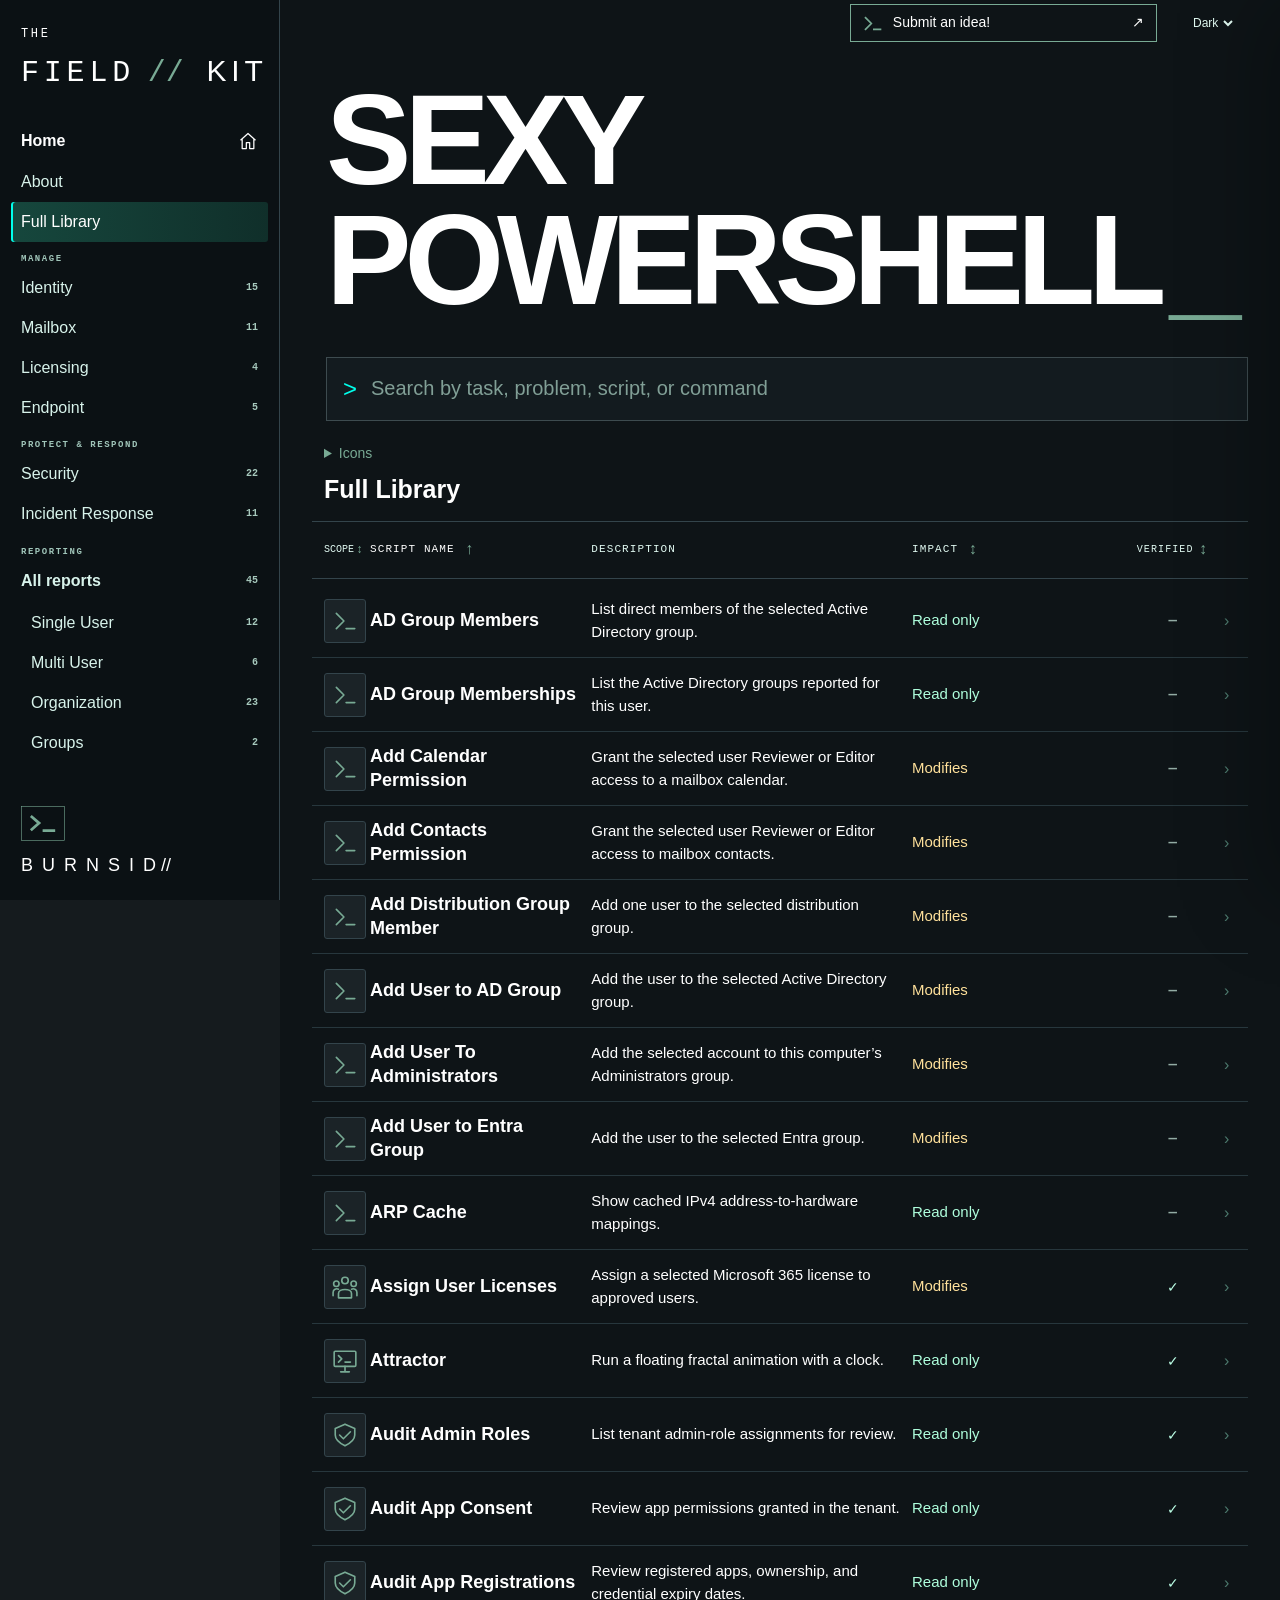
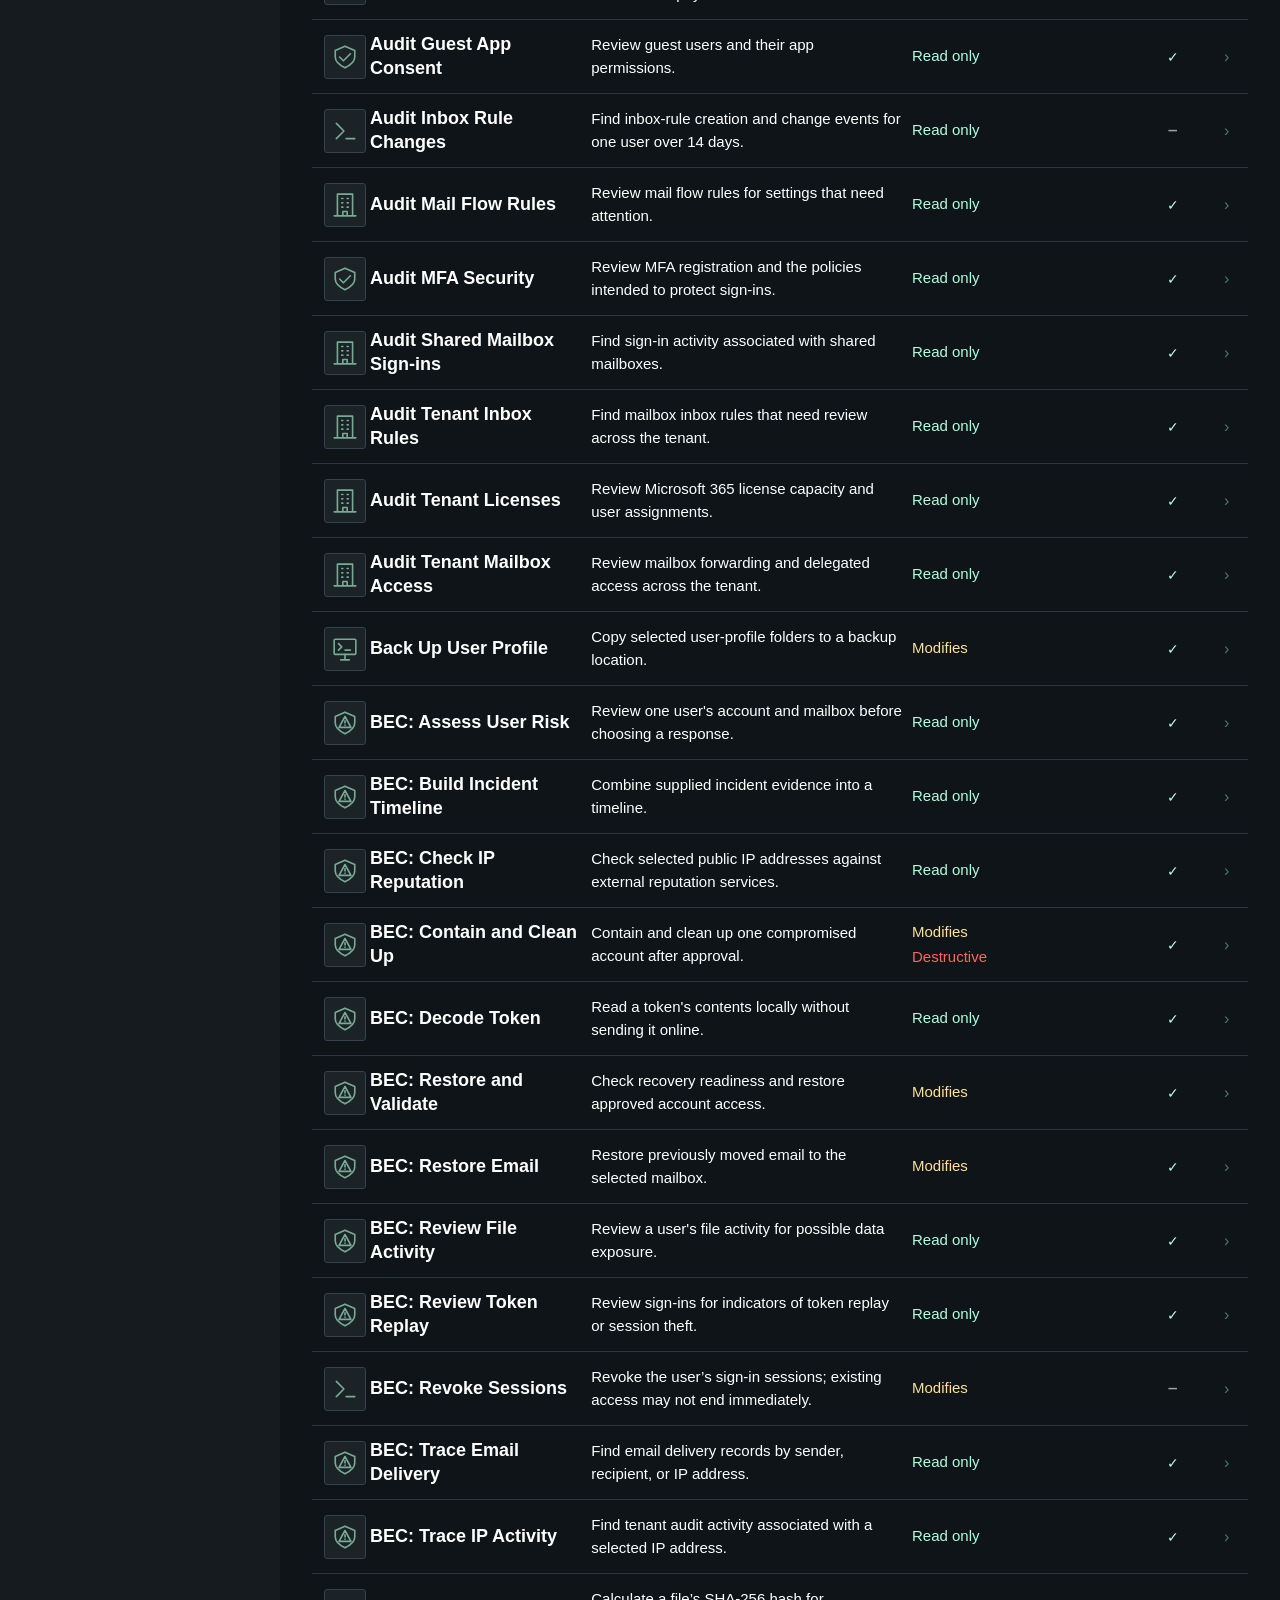
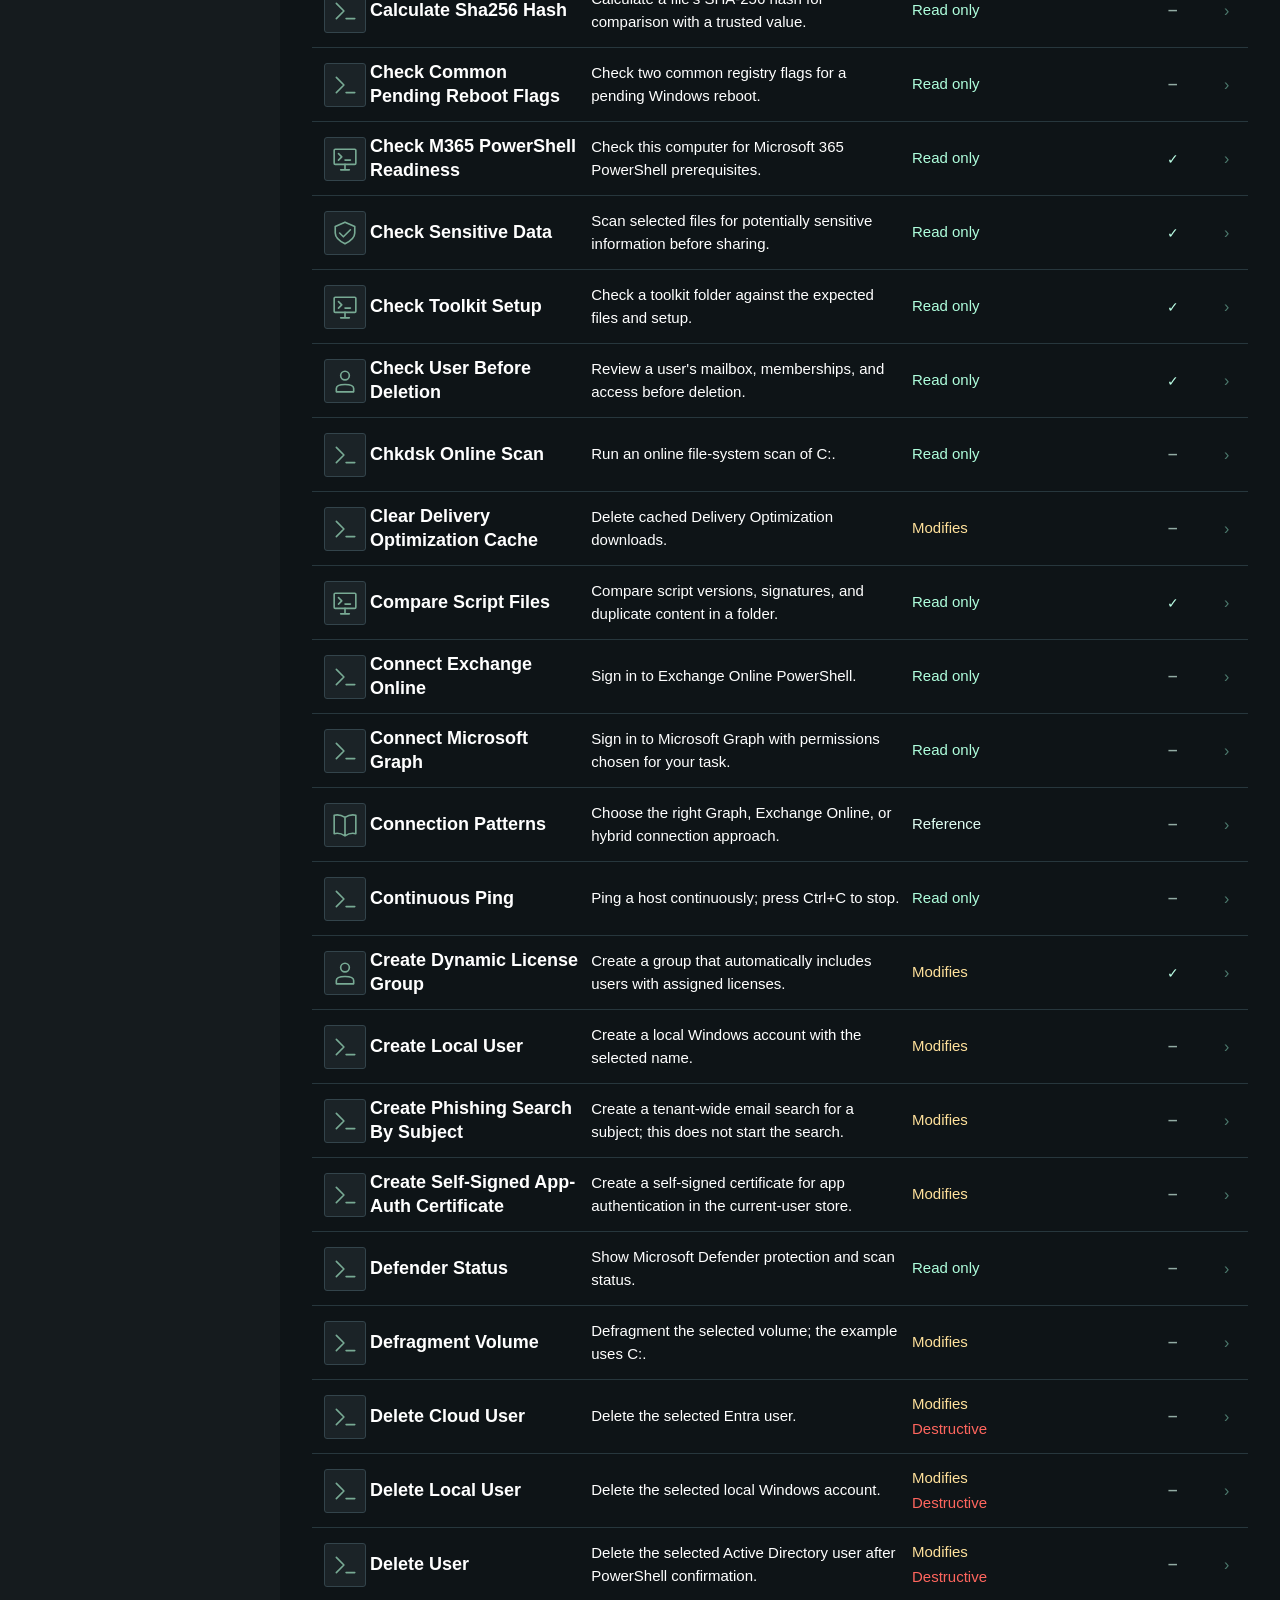
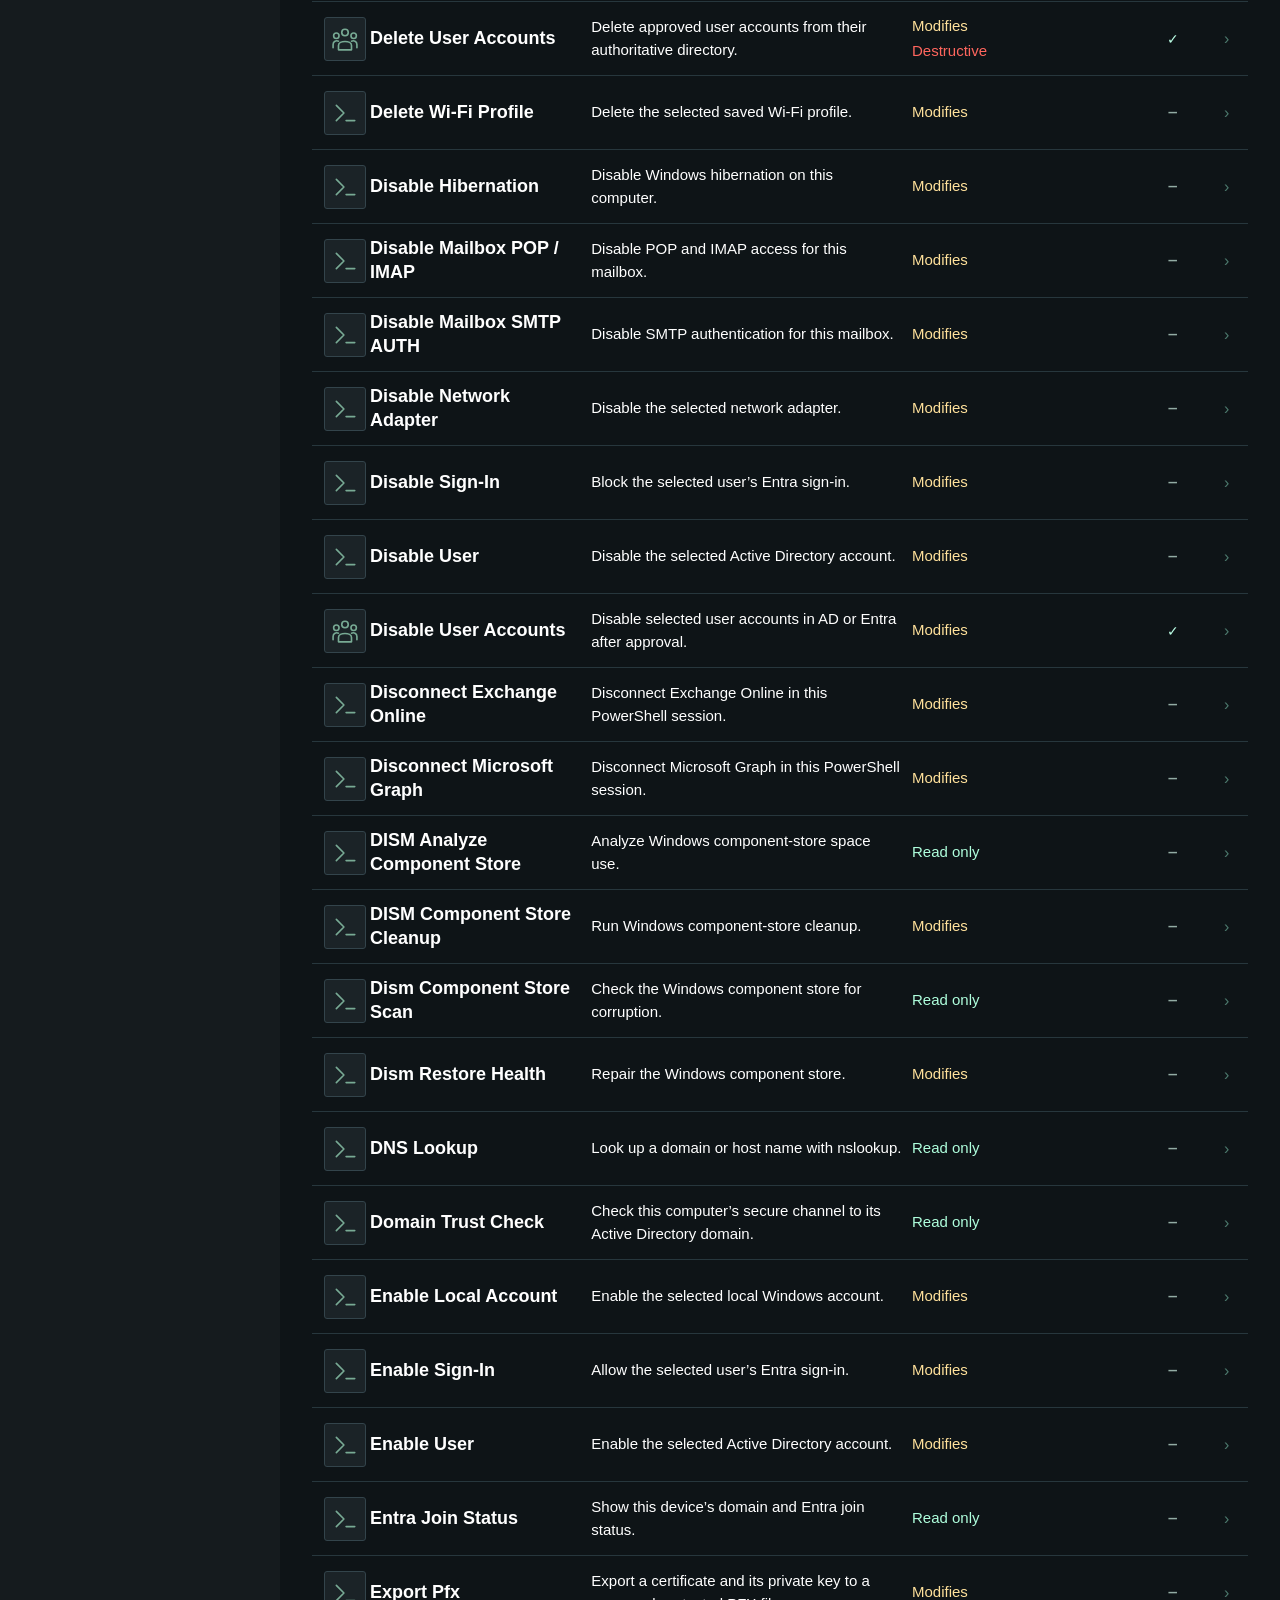
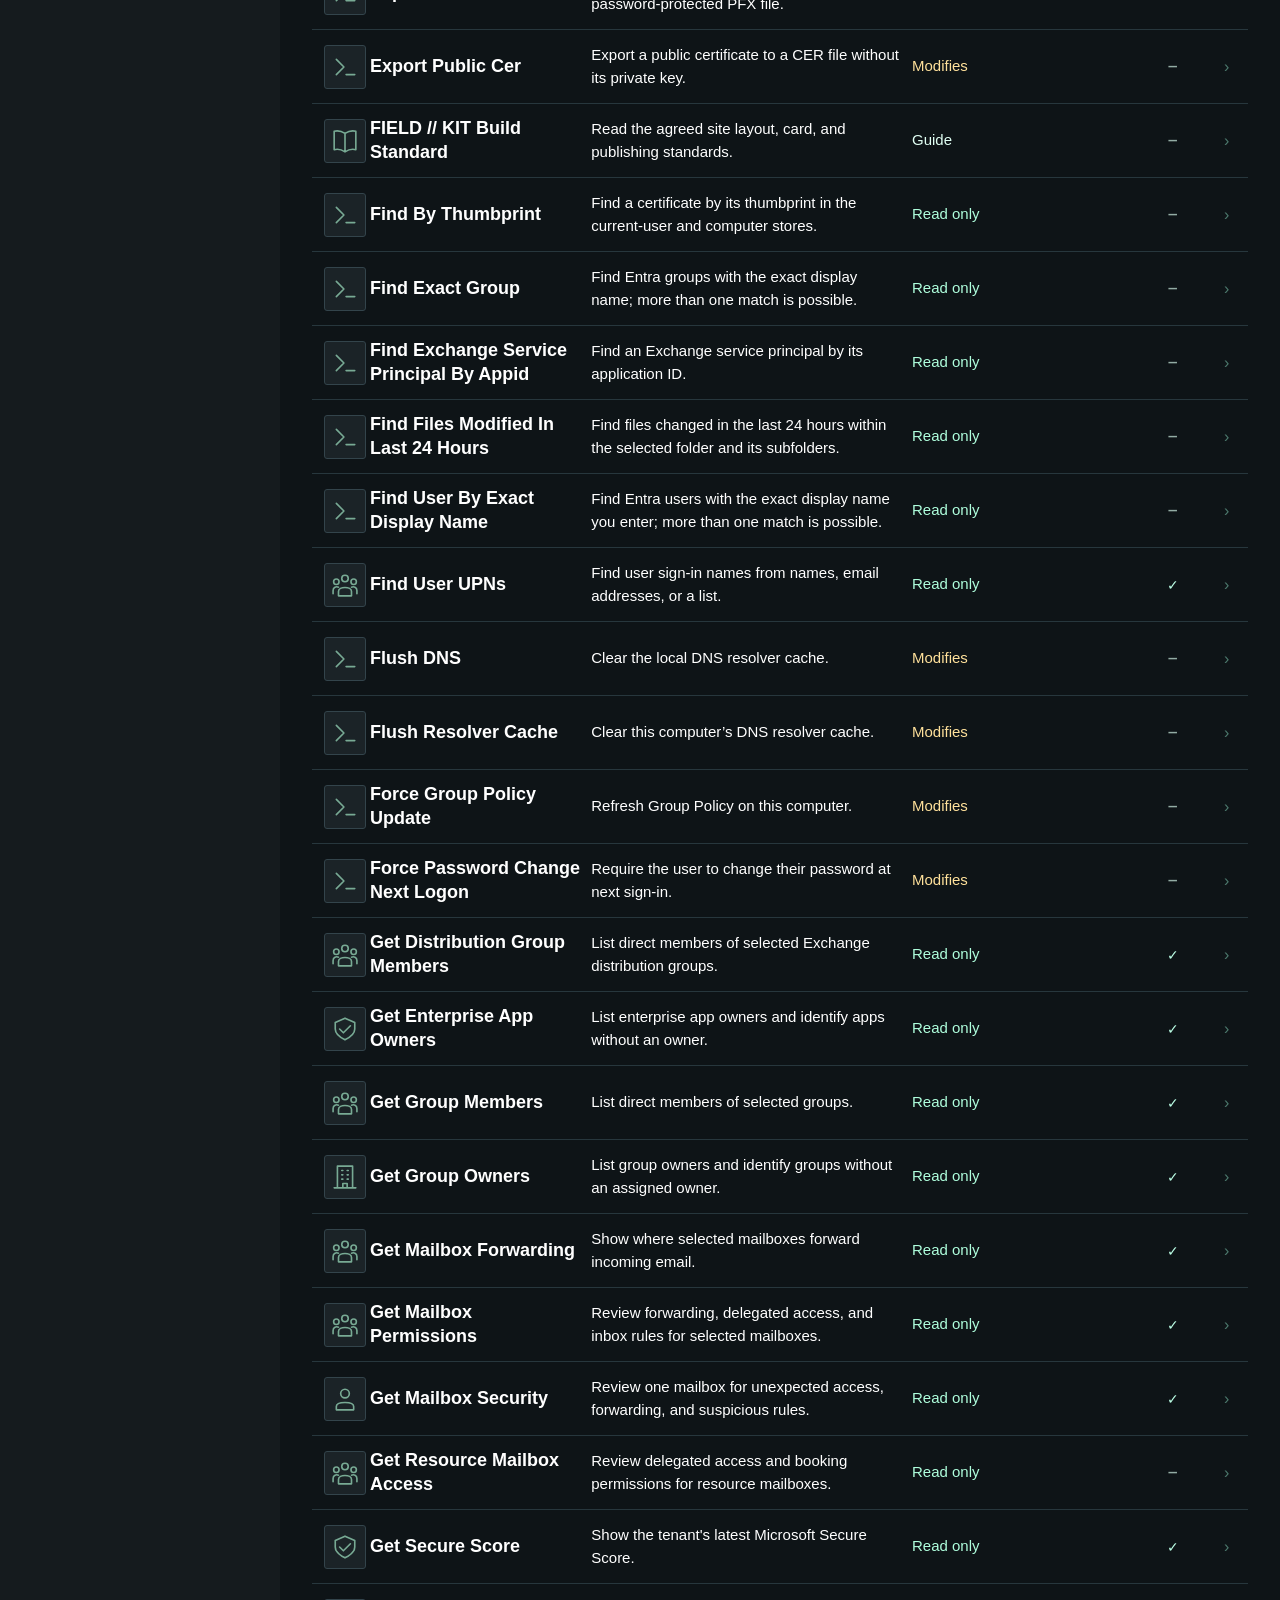
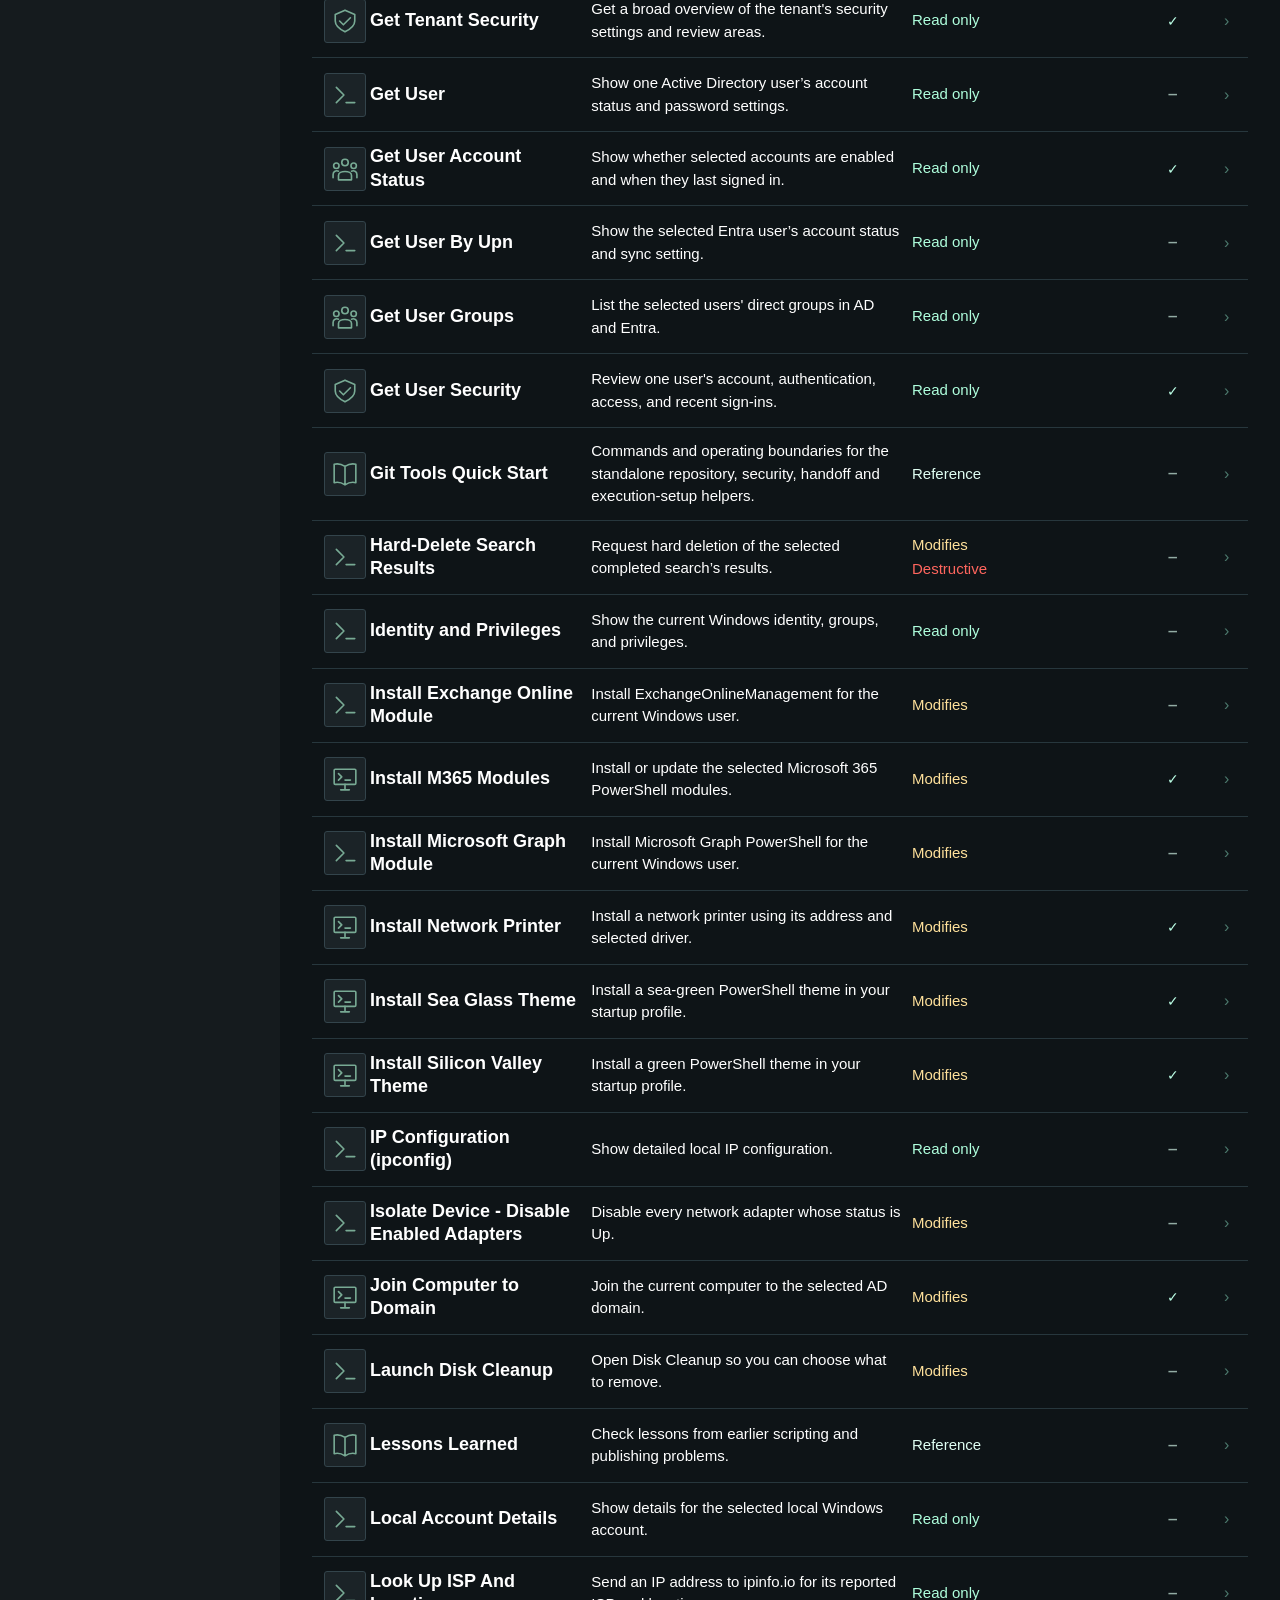
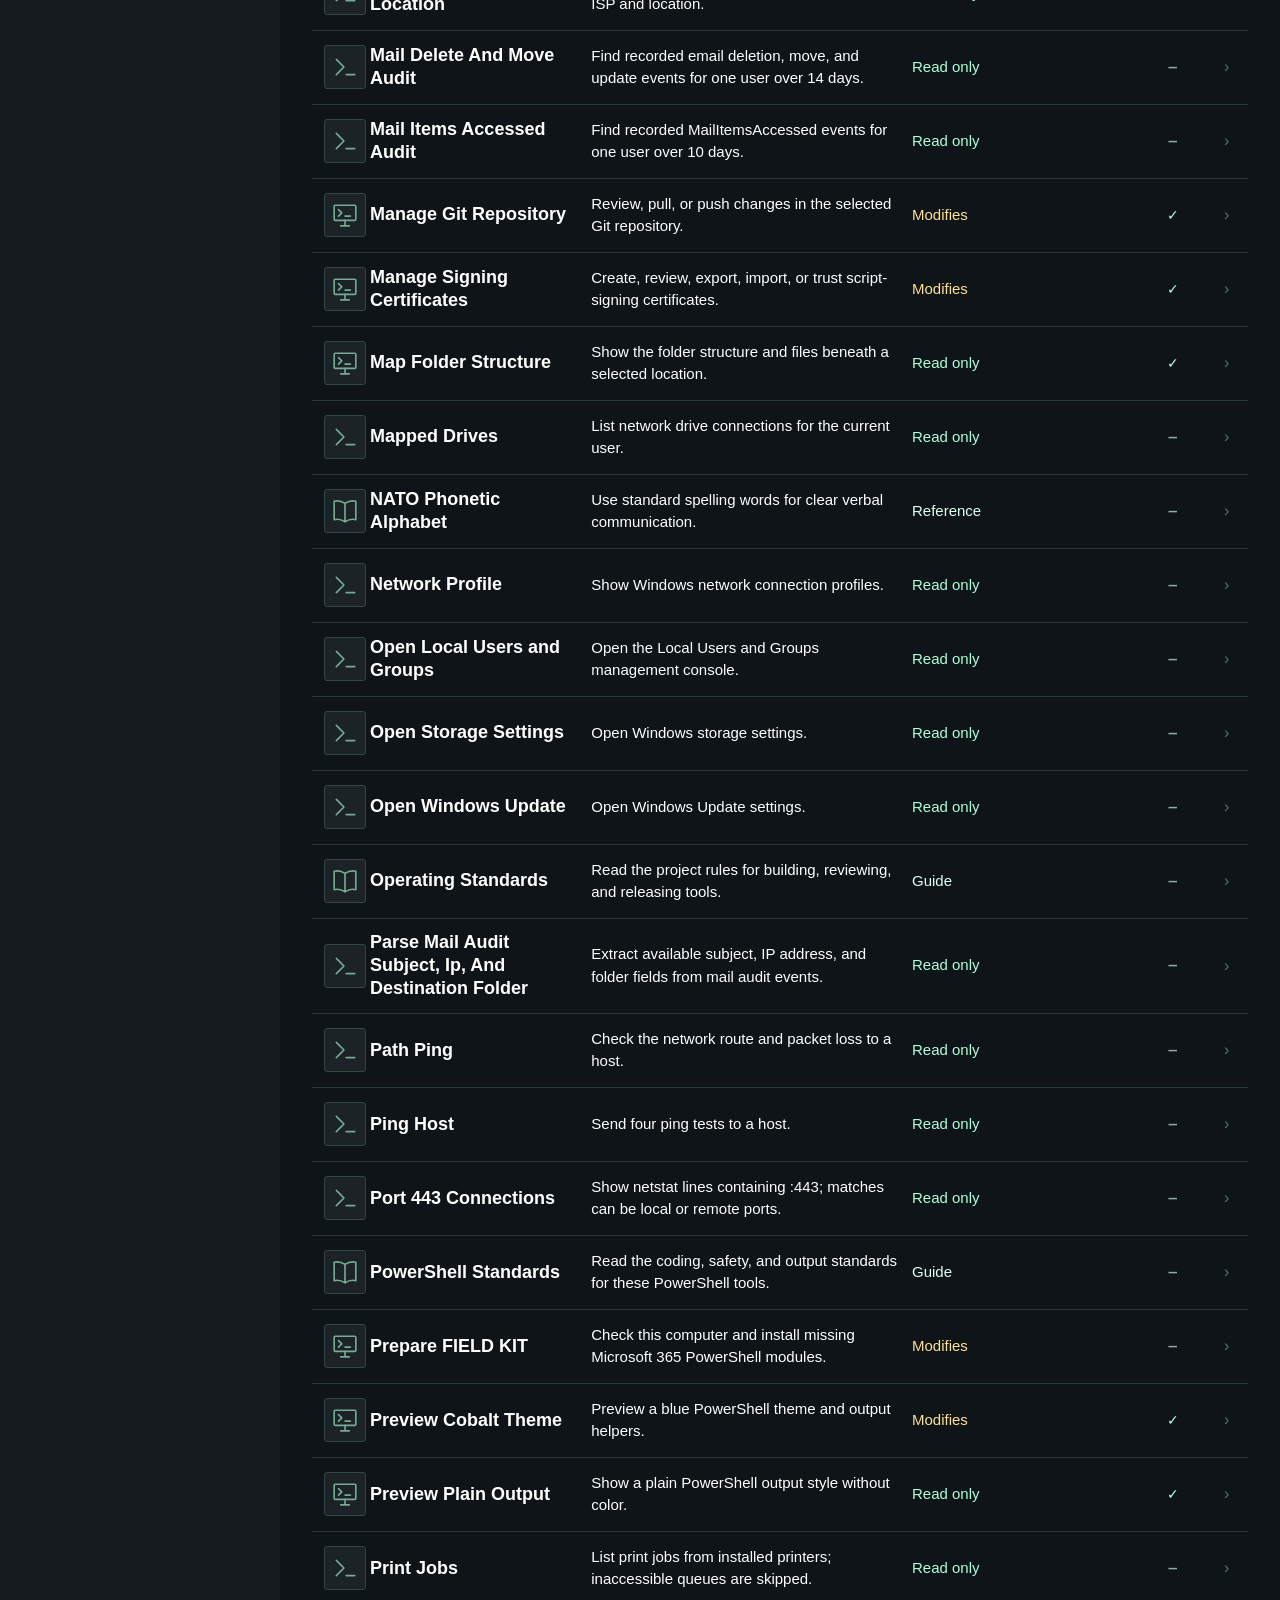
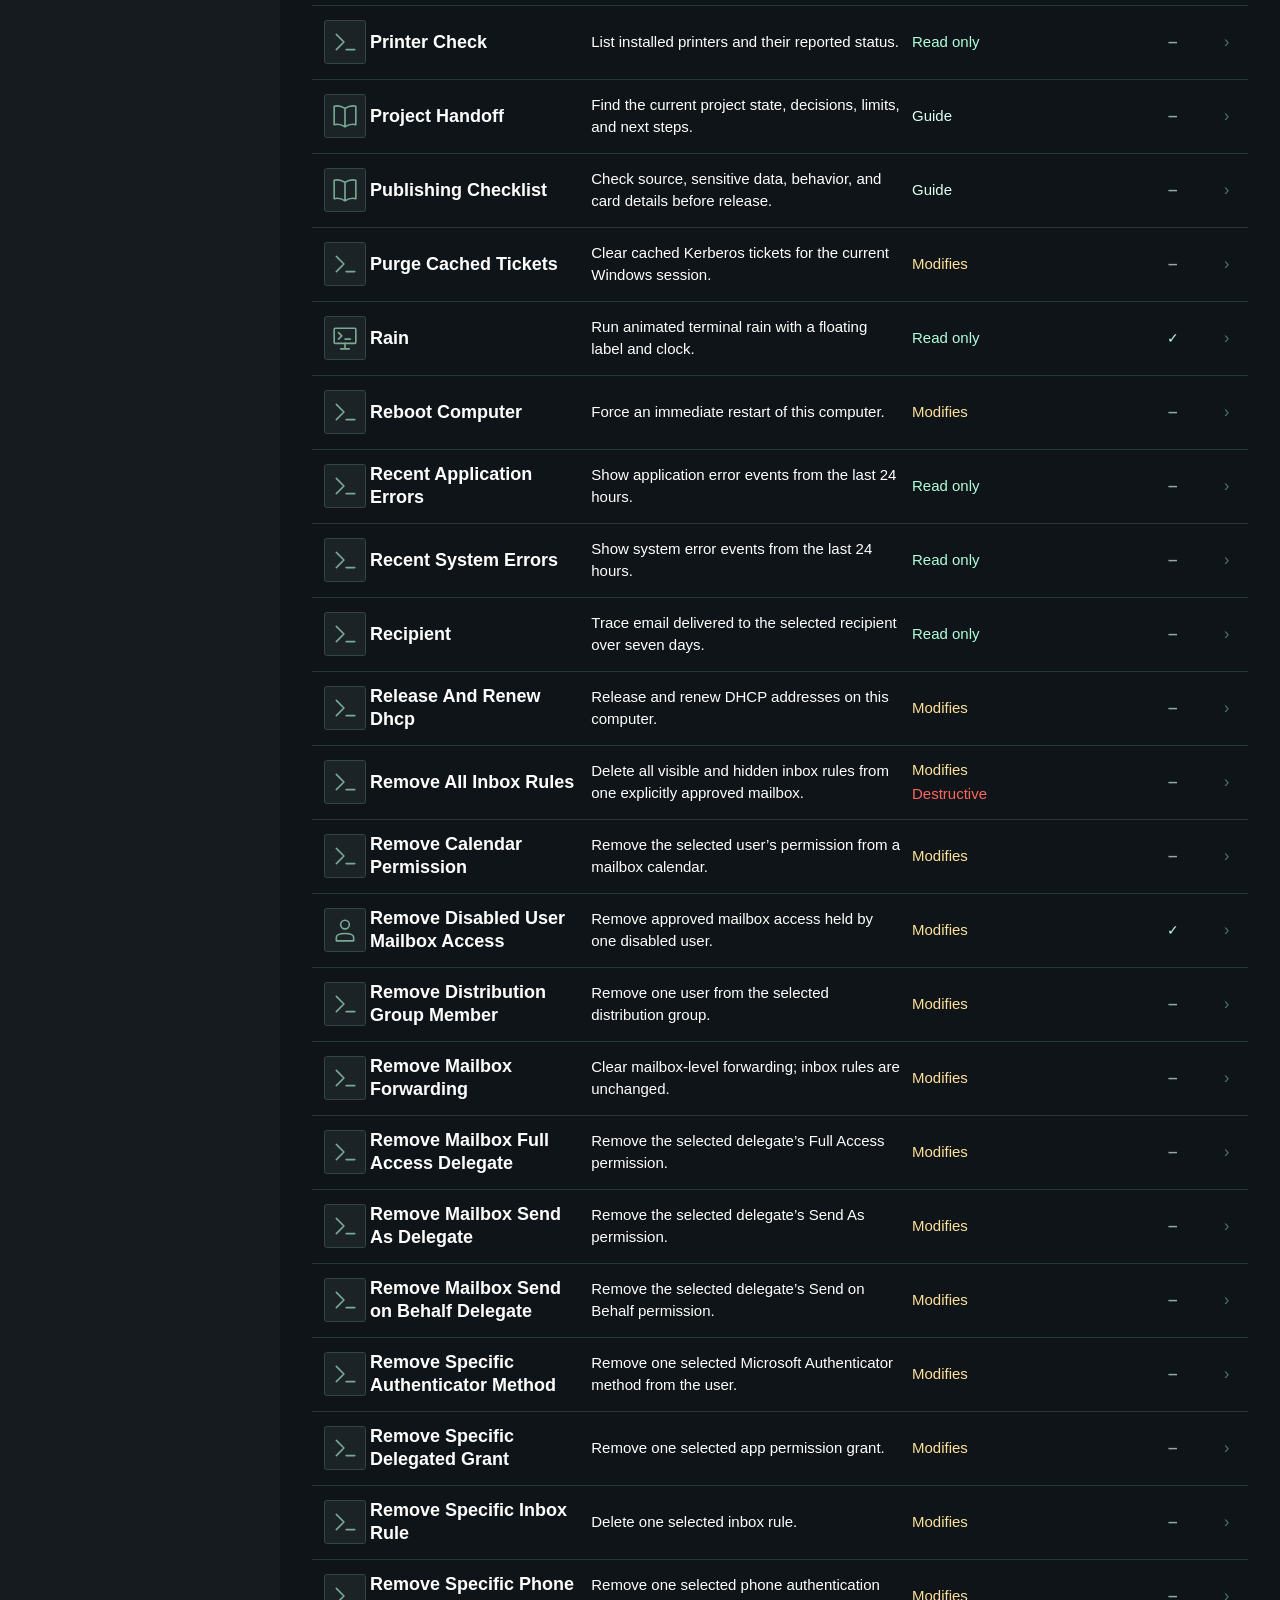
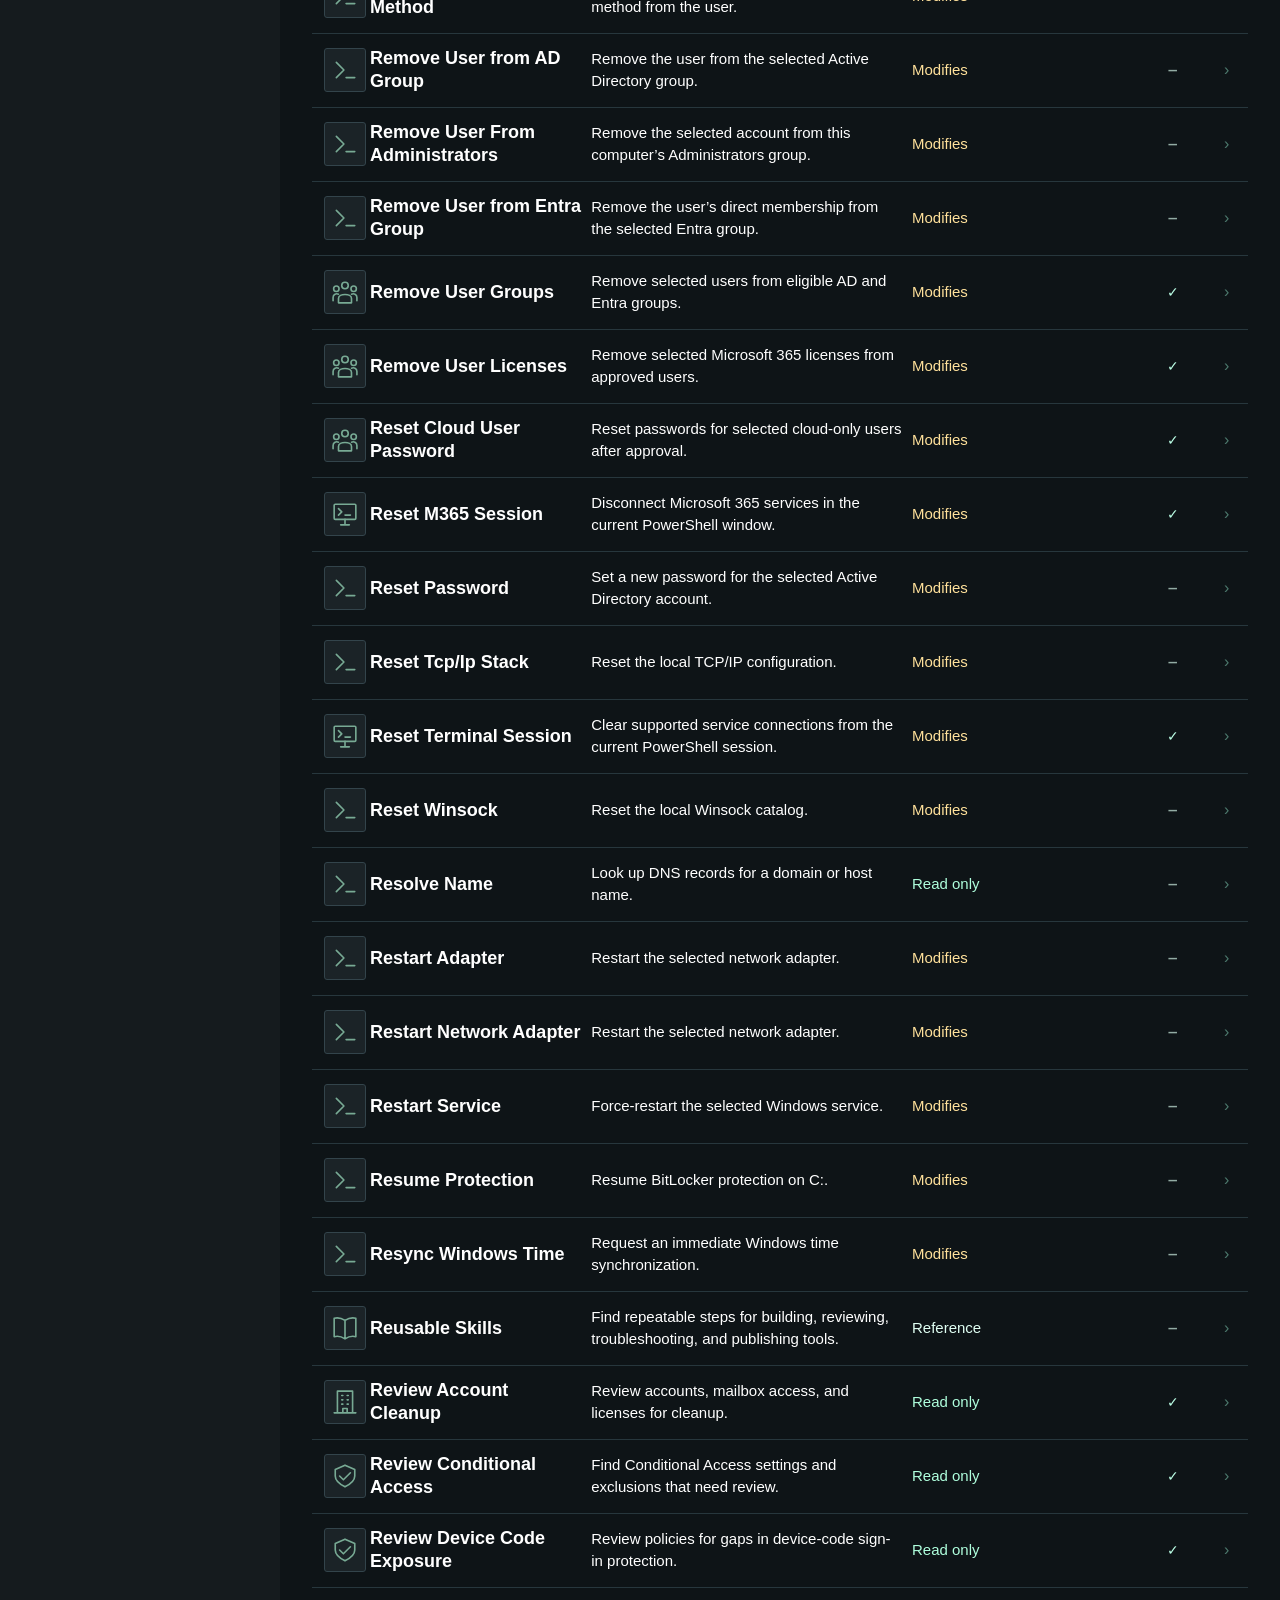
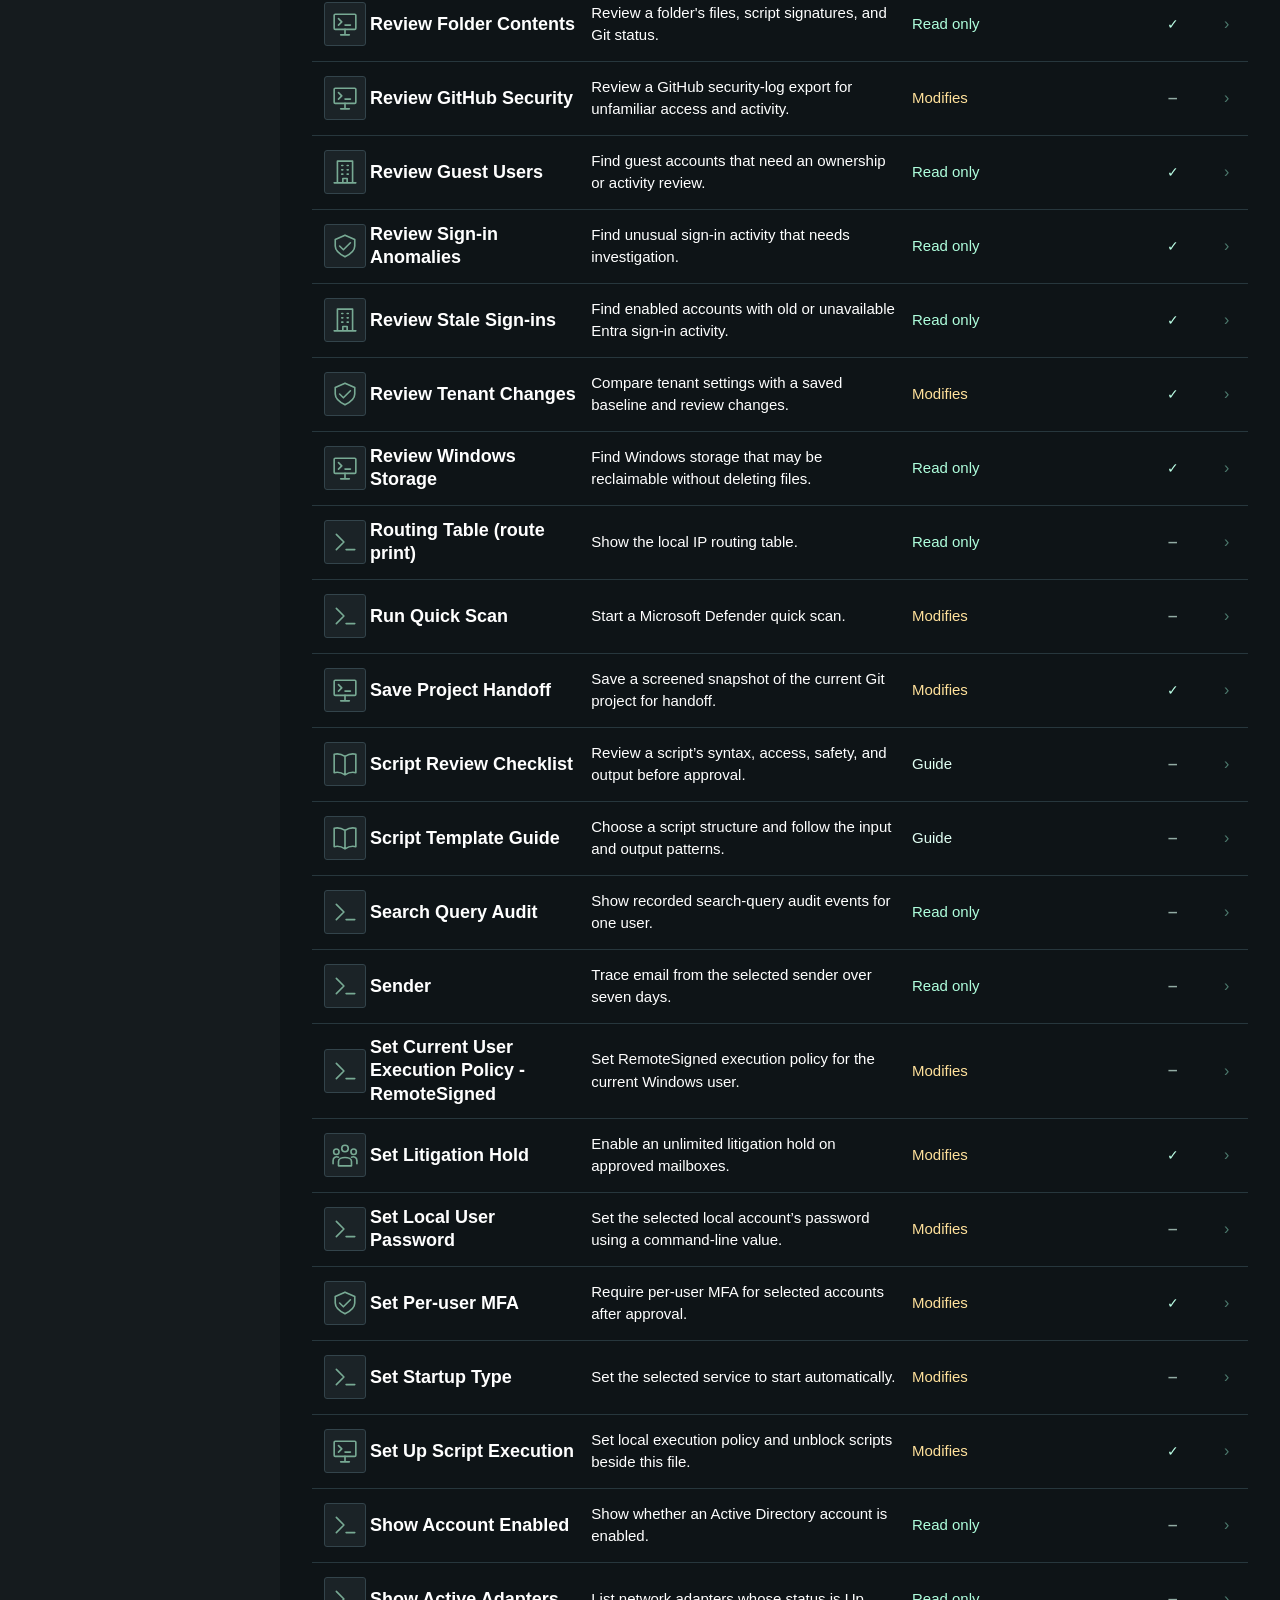
<file: index.html>
<!doctype html>
<html lang="en">
<head>
<meta charset="utf-8">
<meta name="viewport" content="width=device-width,initial-scale=1,viewport-fit=cover">
<meta name="referrer" content="no-referrer">
<meta name="theme-color" content="#151b1e">
<meta http-equiv="Content-Security-Policy" content="default-src 'self'; script-src 'self'; script-src-attr 'none'; style-src 'self' 'unsafe-inline' https://fonts.googleapis.com; font-src https://fonts.gstatic.com; img-src 'self' data:; connect-src 'self'; object-src 'none'; frame-src 'none'; worker-src 'none'; base-uri 'none'; form-action 'none'">
<title>Sexy PowerShell | THE FIELD KIT</title>
<meta name="description" content="THE FIELD KIT by BURNSID// — a working catalog of PowerShell scripts, commands and workflows. Find the right tool and understand its impact before you begin.">
<meta name="apple-mobile-web-app-title" content="THE FIELD KIT">
<meta name="application-name" content="THE FIELD KIT">
<script src="site-theme.js?v=appearance-2"></script>
<link rel="apple-touch-icon" sizes="180x180" href="assets/apple-touch-icon.png">
<link rel="icon" type="image/svg+xml" href="assets/field-kit-icon.svg">
<link rel="icon" type="image/png" sizes="32x32" href="assets/favicon-32.png">
<link rel="preconnect" href="https://fonts.googleapis.com">
<link rel="preconnect" href="https://fonts.gstatic.com" crossorigin>
<link href="https://fonts.googleapis.com/css2?family=Archivo:wght@300;400;600;700&family=Raleway:wght@200;300;400;500;600;700&family=Source+Sans+3:wght@400;500;600;700&display=swap" rel="stylesheet">
<style>
:root{
  --ink:var(--fk-0d1215,#0d1215);
  --bg:var(--fk-151b1e,#151b1e);
  --sidebar:var(--fk-101619,#101619);
  --charcoal:var(--fk-343a41,#343a41);
  --charcoal-2:var(--fk-2a3137,#2a3137);
  --panel:var(--fk-1b2327,#1b2327);
  --panel-hi:var(--fk-232c31,#232c31);
  --mint:var(--fk-00ffeb,#00ffeb);
  --mint-soft:var(--fk-bcffff,#bcffff);
  --mint-dim:var(--fk-65f8cf,#65f8cf);
  --text:var(--fk-ffffff,#ffffff);
  --body:var(--fk-e1faf2,#e1faf2);
  --muted:var(--fk-93aca4,#93aca4);
  --faint:var(--fk-657e76,#657e76);
  --line:var(--fk-33444b,#33444b);
  --line-soft:var(--fk-27373d,#27373d);
  --yellow:var(--fk-ffff79,#ffff79);
  --red:var(--fk-ffa2ae,#ffa2ae);
  --display:"Raleway","Segoe UI Variable Display","Segoe UI",sans-serif;
  --ui:"Source Sans 3","Segoe UI Variable Text","Segoe UI",sans-serif;
  --mono:"Cascadia Mono","Cascadia Code",Consolas,monospace;
}
*{box-sizing:border-box}
html,body{margin:0;min-height:100%;background:var(--bg);color:var(--text)}
body{font-family:var(--ui);font-size:16px}
button,input{font:inherit}
button{cursor:pointer}
.shell{min-height:100vh;display:grid;grid-template-columns:250px minmax(0,1fr)}
.sidebar{
  position:sticky;top:0;height:100vh;display:flex;flex-direction:column;
  justify-content:space-between;overflow:hidden;border-right:1px solid var(--line);
  background:linear-gradient(180deg,var(--fk-0e1517,#0e1517) 0%,var(--fk-11171a,#11171a) 100%);
}
.sidebar>div:first-child{
  flex:1;min-height:0;display:flex;flex-direction:column;
}
.brand{flex:0 0 auto;}
.brand{padding:27px 20px 23px}
.brand-main{
  position:relative;display:inline-flex;align-items:baseline;gap:0;
  font-family:var(--display);font-size:19px;line-height:1;color:var(--fk-ffffff,#ffffff);
  white-space:nowrap;
}
.brand-main::after{display:none}
.brand-field{font-weight:600;letter-spacing:.19em}
.brand-slash{margin:0 .65em 0 .30em;font-weight:200;letter-spacing:.08em;color:var(--fk-ffffff,#ffffff)}
.brand-kit{font-weight:200;letter-spacing:.22em;color:var(--fk-ffffff,#ffffff)}
.nav{padding:7px 11px 24px}
.nav button{
  width:100%;display:flex;justify-content:space-between;align-items:center;
  gap:12px;border:0;background:transparent;color:var(--fk-b9d0ca,#b9d0ca);padding:11px 10px;
  text-align:left;border-radius:3px;font-family:var(--ui);font-size:15.5px;font-weight:500;
}
.nav button:hover{color:var(--fk-ffffff,#ffffff);background:var(--fk-192327,#192327)}
.nav button.active{
  color:var(--fk-ffffff,#ffffff);background:linear-gradient(90deg,rgba(0,240,181,.10),rgba(0,240,181,.025));
  box-shadow:inset 2px 0 0 var(--mint);
}
.count{color:var(--fk-6c877f,#6c877f);font:700 10px/1 var(--mono)}
.nav button.active .count{color:var(--mint)}
.nav-sep{height:1px;background:var(--line-soft);margin:14px 0 9px}
.sidebar-footer{
  flex:0 0 auto;border-top:0;
}
.signature{
  padding:14px 20px 12px;
  --signature-scale:1;--signature-size:17px;--by-optical-offset:1.5px;--signature-muted:var(--fk-819790,#819790);
  font-family:var(--display);font-weight:400;color:var(--fk-ffffff,#ffffff);
}
.signature-note{display:block;font-size:calc(10px * var(--signature-scale));line-height:1;letter-spacing:.22em;margin-bottom:calc(6px * var(--signature-scale));transform:translate(var(--by-optical-offset),.43em)}
.signature-row{display:flex;align-items:baseline;gap:calc(12px * var(--signature-scale));line-height:1}
.signature-mark{white-space:nowrap;font-size:calc(var(--signature-size) * var(--signature-scale));line-height:1.2;letter-spacing:.16em}
.signature-mark{font-weight:600}
.signature-muted{color:var(--fk-ffffff,#ffffff);font-weight:200}
.signature-slash{margin-left:.08em;letter-spacing:.08em;color:inherit;font-weight:200}
.signature-established{margin-left:auto;white-space:nowrap;font-size:calc(10px * var(--signature-scale));line-height:1.2;letter-spacing:.22em;color:var(--signature-muted)}
.signature-established strong{color:var(--fk-ffffff,#ffffff);font-weight:500}
.workspace{min-width:0;background:linear-gradient(180deg,var(--fk-141a1d,#141a1d) 0%,var(--fk-161e20,#161e20) 100%)}
.security-note{margin:0 22px 8px;padding:10px 12px;border:1px solid var(--line-soft);border-radius:3px;color:var(--muted);font-size:14px;line-height:1.5}
.security-note summary{cursor:pointer;color:var(--body);font-weight:600}
.security-note summary:focus-visible{outline:2px solid var(--mint);outline-offset:4px}
.security-note p{max-width:85ch;margin:10px 0 0}
.security-note a{color:var(--mint-soft);text-underline-offset:3px}
@media(max-width:760px){.security-note{margin-left:12px;margin-right:12px}}
.topbar{
  height:58px;display:flex;align-items:center;justify-content:space-between;
  gap:16px;padding:0 22px;border-bottom:1px solid var(--line);background:var(--fk-11171a,#11171a);
}
.masthead-note{
  display:flex;align-items:baseline;gap:10px;white-space:nowrap;
  font-family:var(--display);text-transform:uppercase;line-height:1;
}
.masthead-line{display:inline-block}
.masthead-line-1{
  color:var(--fk-ffffff,#ffffff);font-size:11.5px;font-weight:600;letter-spacing:.22em;
}
.masthead-line-2{
  color:var(--mint);font-size:10.5px;font-weight:300;letter-spacing:.28em;
}
.total{font:700 10px/1 var(--mono);color:var(--fk-85a69d,#85a69d)}
.search-wrap{padding:19px 22px 18px;background:var(--fk-151d1f,#151d1f);border-bottom:1px solid var(--line)}
.search{
  min-height:68px;display:flex;align-items:center;gap:12px;padding:0 16px;
  border:1px solid var(--fk-46695f,#46695f);background:var(--fk-162224,#162224);transition:.18s ease;
}
.search:focus-within{
  border-color:var(--mint);box-shadow:0 0 0 1px rgba(0,240,181,.08),0 0 28px rgba(0,240,181,.06)
}
.prompt{color:var(--mint);font-family:var(--display);font-size:24px;font-weight:400}
.search input{
  flex:1;min-width:0;border:0;outline:0;background:transparent;color:var(--fk-ffffff,#ffffff);
  font-family:var(--ui);font-size:20px;font-weight:500;
}
.search input::placeholder{color:var(--fk-819f96,#819f96)}
.catalog{padding:16px 22px 80px}
.jump{display:flex;flex-wrap:wrap;align-items:center;gap:7px;padding:8px 0 13px;border-bottom:1px solid var(--line)}
.jump-label{margin-right:6px;color:var(--fk-83a299,#83a299);font:700 10px/1 var(--mono);letter-spacing:.13em}
.jump button{
  border:1px solid var(--fk-49695f,#49695f);background:var(--fk-162023,#162023);color:var(--fk-bcddd4,#bcddd4);padding:7px 10px;
  font-family:var(--display);font-size:10px;font-weight:600;letter-spacing:.13em;text-transform:uppercase;
}
.jump button:hover{color:var(--mint-soft);border-color:var(--mint)}
.section{margin-top:5px}
.section-title{
  display:flex;align-items:center;gap:13px;padding:22px 10px 14px 14px;border-bottom:1px solid var(--line);
  font-family:var(--display);text-transform:uppercase;letter-spacing:.24em;
}
.section-title::before{content:"";width:3px;height:28px;background:var(--mint)}
.section-thin{font-size:14px;font-weight:700;color:var(--mint-soft)}
.section-bold{font-size:14px;font-weight:300;color:var(--fk-a5bcb5,#a5bcb5)}
.row{
  width:100%;min-height:59px;display:grid;grid-template-columns:minmax(250px,1fr) minmax(210px,.7fr) auto 16px;
  align-items:center;gap:12px;padding:10px;border:0;border-bottom:1px solid var(--line-soft);
  background:transparent;color:inherit;text-align:left;
}
.row:hover{background:linear-gradient(90deg,rgba(0,240,181,.045),rgba(0,240,181,.012))}
.row:hover .row-name{color:var(--fk-ffffff,#ffffff)}
.row:hover .row-file{opacity:.72}
.row-name{font-family:var(--ui);font-size:16.5px;font-weight:600;color:var(--fk-e2f3ee,#e2f3ee)}
.row-file{
  color:var(--fk-607871,#607871);opacity:.56;text-align:right;white-space:nowrap;overflow:hidden;text-overflow:ellipsis;
  font:700 11.6px/1.35 var(--mono);
}
.flag{font:800 11px/1 var(--mono);letter-spacing:.07em}
.change{color:var(--yellow)}
.danger{color:var(--red)}
.arrow{color:var(--fk-4d7a6e,#4d7a6e);font-size:16px}
.row:hover .arrow{color:var(--mint)}
.drawer-shade{
  position:fixed;inset:0;background:rgba(0,0,0,.58);opacity:0;pointer-events:none;
  transition:.17s ease;z-index:20;
}
.drawer{
  position:fixed;right:0;top:0;width:min(44vw,760px);min-width:600px;height:100vh;z-index:21;
  transform:translateX(102%);transition:.2s ease;background:var(--fk-161e20,#161e20);border-left:1px solid var(--fk-49695f,#49695f);
  overflow:auto;box-shadow:-30px 0 80px rgba(0,0,0,.28);
}
body.open .drawer-shade{opacity:1;pointer-events:auto}
body.open .drawer{transform:translateX(0)}
.drawer-head{
  position:sticky;top:0;z-index:3;height:54px;display:flex;align-items:center;justify-content:space-between;
  padding:0 20px;border-bottom:1px solid var(--line);background:var(--fk-151d1f,#151d1f);
}
.drawer-label{font-family:var(--display);font-size:10px;font-weight:600;letter-spacing:.28em;text-transform:uppercase;color:var(--mint)}
.close{
  width:32px;height:32px;border:1px solid var(--fk-4d6962,#4d6962);background:transparent;color:var(--fk-bad6cf,#bad6cf);font-size:18px;
}
.close:hover{border-color:var(--mint);color:var(--mint-soft)}
.drawer-body{padding:29px 28px 60px}
.path{
  margin-bottom:13px;color:var(--fk-aed0c8,#aed0c8);font-family:var(--display);font-size:11px;font-weight:600;
  letter-spacing:.20em;text-transform:uppercase;
}
.hero-title{
  position:relative;display:inline-block;margin:0;color:var(--fk-283430,#283430);font-family:var(--display);
  font-size:38px;font-weight:300;line-height:1.08;letter-spacing:.01em;
}
.hero-title strong{font-weight:700;color:var(--mint-soft)}
.hero-title::after{
  content:"";display:block;width:72px;height:3px;background:var(--mint);margin-top:14px;
}
.state{
  margin-top:16px;font:800 10px/1 var(--mono);letter-spacing:.08em;color:var(--mint);
}
.detail-section{margin-top:24px}
.detail-label{
  margin-bottom:10px;color:var(--fk-bcddd4,#bcddd4);font-family:var(--display);font-size:10px;font-weight:700;
  letter-spacing:.24em;text-transform:uppercase;
}
.connect-line{
  display:flex;justify-content:space-between;gap:12px;padding:12px 13px;border:1px solid var(--fk-405852,#405852);
  background:var(--fk-10171a,#10171a);color:var(--fk-ffffff,#ffffff);font:12px/1.5 var(--mono);
}
.copy{border:0;background:transparent;color:var(--mint);font:800 9px/1 var(--mono)}
.checks{display:grid;grid-template-columns:repeat(2,minmax(0,1fr));border-top:1px solid var(--line-soft)}
.check{
  padding:11px 2px;border-bottom:1px solid var(--line-soft);color:var(--fk-ddf6ee,#ddf6ee);font-size:13.5px;line-height:1.4;
}
.check::before{content:"[✓]";margin-right:8px;color:var(--mint);font-family:var(--mono)}
.note{margin-top:20px;color:var(--fk-bcd8cf,#bcd8cf);font-size:14px;line-height:1.65;max-width:620px}
.action{
  margin-top:21px;border:1px solid var(--fk-4d7468,#4d7468);background:transparent;color:var(--mint-soft);
  padding:11px 14px;font-family:var(--display);font-size:10px;font-weight:700;letter-spacing:.18em;text-transform:uppercase;
}
.action:hover{border-color:var(--mint);background:rgba(0,240,181,.045)}
.run-info-block{margin-top:24px}
.run-info-grid{border-top:1px solid var(--line-soft)}
.run-info-row{
  display:grid;grid-template-columns:92px minmax(0,1fr);gap:14px;
  padding:9px 0;border-bottom:1px solid var(--line-soft);
}
.run-info-label{
  color:var(--fk-7e9f96,#7e9f96);font:800 9px/1.45 var(--mono);letter-spacing:.08em;
}
.run-info-value{
  color:var(--fk-effffe,#effffe);font:11px/1.5 var(--mono);overflow-wrap:anywhere;
}
.run-info-yes{color:var(--mint-soft);font-weight:700}
.run-connect{margin-top:16px}
.run-info-grid + .run-connect{margin-top:16px}
.run-info-subhead{
  margin-bottom:8px;color:var(--fk-7e9f96,#7e9f96);
  font:800 9px/1.45 var(--mono);letter-spacing:.08em;
}
.run-connect .connect-line + .connect-line{margin-top:7px}
@media(max-width:900px){
  .shell{grid-template-columns:215px minmax(0,1fr)}
  .drawer{width:70vw;min-width:0}
  .row{grid-template-columns:minmax(0,1fr) auto}
  .row-file{display:none}
}
@media(max-width:680px){
  .shell{display:block}.sidebar{display:none}.catalog,.search-wrap{padding-left:12px;padding-right:12px}
  .drawer{width:100vw}.checks{grid-template-columns:1fr}
}

/* =========================================================
   FIELD // KIT — FUNCTIONAL APP MAPPING
   Keeps the approved reference appearance while using
   the real catalog/search/navigation/drawer application.
   ========================================================= */
.hidden{display:none!important}

.overlay{
  position:fixed;inset:0;z-index:79;background:rgba(0,0,0,.58);
  opacity:0;pointer-events:none;transition:opacity .17s ease;
}
.drawer-overlay{z-index:20}
.drawer-open .drawer-shade,
.drawer-open .drawer-overlay{opacity:1;pointer-events:auto}
.drawer-open .drawer{transform:translateX(0)}

.area-nav{
  flex:1;min-height:0;overflow-y:auto;overscroll-behavior:contain;
  padding:7px 11px 24px;
  scrollbar-width:thin;scrollbar-color:var(--fk-385f54,#385f54) transparent;
}
.area-nav::-webkit-scrollbar{width:7px}
.area-nav::-webkit-scrollbar-track{background:transparent}
.area-nav::-webkit-scrollbar-thumb{
  background:var(--fk-315249,#315249);border-radius:8px;
}
.area-nav::-webkit-scrollbar-thumb:hover{background:var(--fk-467467,#467467)}
.nav-primary{margin-bottom:18px}
.nav-section-label{
  margin:17px 10px 5px;color:var(--fk-67837c,#67837c);
  font:800 9px/1 var(--mono);letter-spacing:.17em;text-transform:uppercase;
}
.nav-bottom{
  margin-top:18px;padding-top:11px;border-top:1px solid var(--line-soft);
}
.nav-bottom .about-nav{margin-top:0;padding-top:11px;border-top:0}
.area-button{
  width:100%;display:flex;justify-content:space-between;align-items:center;gap:12px;
  border:0;background:transparent;color:var(--fk-b9d0ca,#b9d0ca);padding:11px 10px;text-align:left;
  border-radius:3px;font-family:var(--ui);font-size:15.5px;font-weight:500;
}
.area-button:hover{color:var(--fk-ffffff,#ffffff);background:var(--fk-192327,#192327)}
.area-button.active{
  color:var(--fk-ffffff,#ffffff);background:linear-gradient(90deg,rgba(0,240,181,.10),rgba(0,240,181,.025));
  box-shadow:inset 2px 0 0 var(--mint);
}
.area-count{color:var(--fk-6c877f,#6c877f);font:700 10px/1 var(--mono)}
.area-button.active .area-count{color:var(--mint)}
.area-label{display:flex;align-items:center;min-width:0}
.nav-caret{
  margin-left:7px;color:var(--fk-6c877f,#6c877f);font:800 10px/1 var(--mono);
  transform:rotate(0deg);transition:transform .16s ease,color .16s ease;
}
.area-button[aria-expanded="true"] .nav-caret{color:var(--mint);transform:rotate(180deg)}
.area-subnav{
  margin:2px 0 9px 13px;padding:2px 0 2px 8px;
  border-left:1px solid var(--fk-2f483e,#2f483e);
}
.area-sub-button{
  width:100%;min-height:31px;display:flex;align-items:center;justify-content:space-between;gap:10px;
  border:0;background:transparent;color:var(--fk-93aca4,#93aca4);padding:7px 9px;text-align:left;
  font-family:var(--ui);font-size:13px;font-weight:500;
}
.area-sub-button:hover{color:var(--fk-ffffff,#ffffff);background:var(--fk-162023,#162023)}
.area-sub-button.active{
  color:var(--mint-soft);background:linear-gradient(90deg,rgba(0,240,181,.075),transparent);
}
.area-sub-button.active .area-count{color:var(--mint)}
.about-nav{margin-top:14px;padding-top:14px;border-top:1px solid var(--line-soft)}

.icon-button{
  width:32px;height:32px;display:grid;place-items:center;border:1px solid var(--fk-4d6962,#4d6962);
  border-radius:0;background:transparent;color:var(--fk-bad6cf,#bad6cf);font-size:18px;
}
.icon-button:hover{border-color:var(--mint);color:var(--mint-soft)}
.menu-button{display:none}

.crumb{display:none}
.entry-count{font:700 10px/1 var(--mono);color:var(--fk-85a69d,#85a69d)}

.search-box{
  min-height:68px;display:flex;align-items:center;gap:12px;padding:0 16px;
  border:1px solid var(--fk-46695f,#46695f);background:var(--fk-162224,#162224);transition:.18s ease;
}
.search-box:focus-within{
  border-color:var(--mint);
  box-shadow:0 0 0 1px rgba(0,240,181,.08),0 0 28px rgba(0,240,181,.06);
}
.search-box>span{color:var(--mint);font-family:var(--display);font-size:24px;font-weight:400}
.search-box>.entry-count{color:var(--fk-85a69d,#85a69d);font:400 11px/1 var(--mono);white-space:nowrap}
.search-box input{
  flex:1;min-width:0;border:0;outline:0;background:transparent;color:var(--fk-ffffff,#ffffff);
  font-family:var(--ui);font-size:20px;font-weight:500;
}
.search-box input::placeholder{color:var(--fk-819f96,#819f96)}
.search-box input[type="search"]::-webkit-search-cancel-button{
  -webkit-appearance:none;appearance:none;display:none;
}
.search-box input[type="search"]::-ms-clear{display:none;width:0;height:0}
.clear-button{
  width:30px;height:30px;border:0;background:transparent;color:var(--fk-819f96,#819f96);font-size:18px;
}
.clear-button:hover{color:var(--mint-soft)}

.context-bar{
  min-height:0;color:var(--fk-83a299,#83a299);font:700 10px/1 var(--mono);letter-spacing:.13em;
  border-bottom:1px solid var(--line);
}
.context-bar.hidden + .jump-bar{margin-top:0}

.jump-bar{
  display:flex;flex-wrap:wrap;align-items:center;gap:7px;padding:8px 0 13px;
  border-bottom:1px solid var(--line);
}
.jump-link{
  border:1px solid var(--fk-49695f,#49695f);background:var(--fk-162023,#162023);color:var(--fk-bcddd4,#bcddd4);padding:7px 10px;
  font-family:var(--display);font-size:10px;font-weight:600;line-height:1;
  letter-spacing:.13em;text-transform:uppercase;
}
.jump-link:hover{color:var(--mint-soft);border-color:var(--mint)}

.results{min-width:0}
.group{margin-top:5px;border-bottom:0}
.group-title{
  display:flex;align-items:center;gap:13px;padding:22px 10px 14px 14px;
  border-bottom:1px solid var(--line);font-family:var(--display);
  text-transform:uppercase;letter-spacing:.24em;
}
.group-title::before{content:"";width:3px;height:28px;background:var(--mint);flex:0 0 auto}
.group-title-accent{font-size:14px;font-weight:700;color:var(--mint-soft)}
.group-title-muted{font-size:14px;font-weight:300;color:var(--fk-a5bcb5,#a5bcb5)}

.result{
  position:relative;width:100%;min-height:59px;display:grid;
  grid-template-columns:minmax(250px,1fr) auto 16px;
  align-items:center;gap:12px;padding:10px;border:0;border-bottom:1px solid var(--line-soft);
  background:transparent;color:inherit;text-align:left;
}
.result:hover{background:linear-gradient(90deg,rgba(0,240,181,.045),rgba(0,240,181,.012))}
.result-identity{min-width:0;display:flex;flex-direction:column;align-items:flex-start;gap:5px}
.input-example pre{white-space:pre-wrap;overflow-wrap:anywhere;font:13px/1.5 var(--mono);padding:10px;background:var(--panel);border:1px solid var(--line-soft)}
.result-description{font:400 13px/1.45 var(--ui);color:var(--fk-9cc0b6,#9cc0b6);overflow-wrap:anywhere}
.result-name{font-family:var(--ui);font-size:16.5px;font-weight:600;color:var(--fk-e2f3ee,#e2f3ee)}
.verification-seal{
  display:inline-flex;align-items:center;justify-content:center;flex:none;
  width:14px;height:14px;border:1px solid currentColor;border-radius:50%;
  color:var(--fk-96baac,#96baac);font:400 9px/1 var(--ui);letter-spacing:0;
}
.verification-legend{display:flex;align-items:center;justify-content:flex-end;gap:7px;margin:0;color:var(--fk-8fa69e,#8fa69e);font:400 10px/1.4 var(--mono);white-space:nowrap;flex-shrink:0}
.platform-label{display:inline-flex;align-items:center;margin-top:14px;padding:5px 8px;color:var(--fk-9cc0b6,#9cc0b6);border:1px solid var(--fk-3b554e,#3b554e);background:var(--fk-162023,#162023);font:800 10px/1 var(--mono);letter-spacing:.07em}
.about-security{margin:20px 0 0}
.result-version{color:var(--fk-8ba69c,#8ba69c);font:400 10px/1 var(--mono);white-space:nowrap}
.result-verified .release-version{color:var(--fk-8ba69c,#8ba69c);font-weight:400;letter-spacing:0}
.result:hover .result-name{color:var(--fk-ffffff,#ffffff)}
.result-meta{
  min-width:0;justify-self:end;display:inline-flex;align-items:center;
  color:var(--fk-9cc0b6,#9cc0b6);border:1px solid var(--fk-44625a,#44625a);background:var(--fk-162023,#162023);
  padding:5px 8px;white-space:nowrap;overflow:hidden;text-overflow:ellipsis;
  font:800 10px/1 var(--mono);letter-spacing:.07em;
  transition:.15s ease;
}
.result-verification{color:var(--fk-96baac,#96baac);font:400 10px/1.5 var(--mono);letter-spacing:.045em;white-space:nowrap}
.result-flags{display:flex;align-items:center;justify-content:flex-end;flex-wrap:wrap;gap:7px;min-width:0;max-width:300px}
.result-verified{color:var(--fk-a4ead3,#a4ead3)!important;border-color:var(--fk-518e7b,#518e7b)!important;gap:5px;border-radius:3px}
.release-note{margin:10px 0;color:var(--fk-b8ccc5,#b8ccc5);font:12px/1.5 var(--ui)}
.result-tag{
  display:inline-flex;align-items:center;min-height:22px;padding:4px 7px;
  border:1px solid var(--fk-44625a,#44625a);background:var(--fk-162023,#162023);color:var(--fk-9cc0b6,#9cc0b6);
  font:800 9.5px/1 var(--mono);letter-spacing:.06em;white-space:nowrap;
  transition:.15s ease;
}
.result-scope{color:var(--fk-9cc0b6,#9cc0b6)}
.result-read{color:var(--fk-9cc0b6,#9cc0b6)}
.result-change{color:var(--fk-ffdc67,#ffdc67);border-color:var(--fk-796c41,#796c41)}
.result-danger{color:var(--fk-ff828e,#ff828e);border-color:var(--fk-7d494f,#7d494f)}
.result:hover .result-meta,
.result:hover .result-scope,
.result:hover .result-read{
  color:var(--fk-f0ffff,#f0ffff);border-color:var(--fk-517b6d,#517b6d);background:var(--fk-192a26,#192a26);
}
.result:hover .result-change{
  color:var(--yellow);border-color:var(--fk-897747,#897747);background:var(--fk-232015,#232015);
}
.result:hover .result-danger{
  color:var(--fk-ffd4da,#ffd4da);border-color:var(--fk-a75b68,#a75b68);background:var(--fk-5c2733,#5c2733);
}
.result-arrow{color:var(--fk-4d7a6e,#4d7a6e);font-size:16px}
.result:hover .result-arrow{color:var(--mint)}

.empty{padding:50px 10px;color:var(--fk-93aca4,#93aca4);text-align:center;font-size:11px}

/* Real drawer mapped to the approved card */
.drawer{
  position:fixed;right:0;top:0;width:min(44vw,760px);min-width:600px;height:100vh;
  z-index:90;transform:translateX(102%);transition:.2s ease;background:var(--fk-161e20,#161e20);
  border-left:1px solid var(--fk-49695f,#49695f);overflow:auto;box-shadow:-30px 0 80px rgba(0,0,0,.28);
}
.drawer-open .drawer{transform:translateX(0)}
.drawer-head{
  position:sticky;top:0;z-index:3;height:54px;display:flex;align-items:center;
  justify-content:space-between;padding:0 20px;border-bottom:1px solid var(--line);
  background:var(--fk-151d1f,#151d1f);
}
.drawer-label{
  font-family:var(--display);font-size:10px;font-weight:600;letter-spacing:.28em;
  text-transform:uppercase;color:var(--mint);
}
.drawer-body{padding:29px 28px 60px}

.item-head{padding-bottom:0;border-bottom:0}
.item-context{
  margin-bottom:13px;color:var(--fk-aed0c8,#aed0c8);font-family:var(--display);font-size:11px;
  font-weight:600;line-height:1.2;letter-spacing:.20em;text-transform:uppercase;
}
.item-title{
  position:relative;display:inline-block;margin:0;color:var(--fk-ffffff,#ffffff);font-family:var(--display);
  font-size:38px;font-weight:300;line-height:1.08;letter-spacing:.01em;
}
.item-title-main{font-weight:300;color:var(--fk-ffffff,#ffffff)}
.item-title-accent{font-weight:700;color:var(--fk-94ffef,#94ffef)}
.item-title::after{
  content:"";display:block;width:72px;height:3px;background:var(--mint);margin-top:14px;
}
.access-state{
  margin-top:16px;display:flex;flex-wrap:wrap;align-items:center;gap:7px;
}
.access-tag{
  display:inline-flex;align-items:center;min-height:24px;padding:5px 8px;
  border:1px solid var(--fk-4f7067,#4f7067);background:var(--fk-162023,#162023);
  font:800 10px/1 var(--mono);letter-spacing:.07em;white-space:nowrap;
}
.access-read{color:var(--fk-cdffff,#cdffff);border-color:var(--fk-568a7c,#568a7c)}
.access-change{color:var(--yellow);border-color:var(--fk-9b8346,#9b8346)}
.access-danger{color:var(--red);border-color:var(--fk-9c545f,#9c545f)}

.connect-block,.workflow-block,.check-block,.command-block,.source-block,.note-block{margin-top:24px}
.objective-block{margin-top:22px;max-width:650px}
.objective-copy{
  color:var(--fk-ffffff,#ffffff);font-size:16px;font-weight:500;line-height:1.58;
}
.section-label{
  margin-bottom:10px;color:var(--fk-bcddd4,#bcddd4);font-family:var(--display);font-size:10px;
  font-weight:700;line-height:1;letter-spacing:.24em;text-transform:uppercase;
}
.connect-line{
  display:flex;justify-content:space-between;gap:12px;padding:12px 13px;
  border:1px solid var(--fk-405852,#405852);background:var(--fk-10171a,#10171a);
}
.connect-line code{color:var(--fk-ffffff,#ffffff);font:12px/1.5 var(--mono);overflow-wrap:anywhere}
.copy-mini{border:0;background:transparent;color:var(--mint);font:800 9px/1 var(--mono)}
.copy-mini:hover{color:var(--mint-soft)}

.check-list{
  display:grid;grid-template-columns:repeat(2,minmax(0,1fr));gap:0 18px;
  border-top:1px solid var(--line-soft);
}
.check-item{
  padding:11px 2px;border-bottom:1px solid var(--line-soft);
  color:var(--fk-ddf6ee,#ddf6ee);font-size:13.5px;line-height:1.4;
}
.check-item::before{
  content:"[✓]";margin-right:8px;color:var(--mint);font-family:var(--mono);
}
.does-list .check-item::before{content:"[✓]";color:var(--mint);font-family:var(--mono)}

.note-block{margin-top:20px;color:var(--fk-bcd8cf,#bcd8cf);font-size:14px;line-height:1.65;max-width:620px}
.change-note{
  margin-top:18px;padding:9px 0 9px 12px;border-left:2px solid var(--yellow);
  background:transparent;color:var(--fk-ffffa5,#ffffa5);font-size:12px;line-height:1.5;
}
.change-note.danger{border-left-color:var(--red);color:var(--fk-ffd5dd,#ffd5dd)}

.workflow-block{padding:12px;border:1px solid var(--fk-405852,#405852);background:var(--fk-141d1f,#141d1f)}
.workflow-note{margin-bottom:10px;color:var(--fk-ffffff,#ffffff);font-size:13px;line-height:1.55}
.sequence{display:grid;gap:5px}
.sequence-row{
  display:grid;grid-template-columns:22px minmax(0,1fr) auto;gap:8px;align-items:center;
  color:var(--fk-cbe4dd,#cbe4dd);font-size:9.5px;
}
.sequence-number{color:var(--mint);font-weight:900}
.sequence-current{color:var(--fk-ffffff,#ffffff);font-weight:900}
.sequence-standalone{color:var(--fk-baf0e1,#baf0e1);font-size:8px}

.option-line{
  margin-top:10px;display:flex;align-items:center;gap:14px;padding:8px 0;
  border-top:1px solid var(--line-soft);border-bottom:1px solid var(--line-soft);
  color:var(--fk-ebfff8,#ebfff8);font-size:10px;
}
.option-label{color:var(--mint);font-weight:900;letter-spacing:.08em}
.option-values{color:var(--fk-ffffff,#ffffff)}

.command{
  margin:0;max-height:390px;overflow:auto;padding:13px;border:1px solid var(--fk-405852,#405852);
  background:var(--fk-0d1517,#0d1517);color:var(--fk-ffffff,#ffffff);white-space:pre-wrap;overflow-wrap:anywhere;
  font:11.5px/1.62 var(--mono);
}
.actions{display:flex;flex-wrap:wrap;gap:7px;margin-top:18px}
.action{
  min-height:40px;display:inline-flex;align-items:center;justify-content:center;
  border:1px solid var(--fk-4d7468,#4d7468);background:transparent;color:var(--mint-soft);
  padding:0 14px;font-family:var(--display);font-size:10px;font-weight:700;
  line-height:1;letter-spacing:.18em;text-transform:uppercase;text-decoration:none;
}
.action:hover,.action.primary:hover{
  border-color:var(--mint);background:rgba(0,240,181,.045);color:var(--fk-ffffff,#ffffff);
}
.action.primary{border-color:var(--fk-4d7468,#4d7468);color:var(--mint-soft)}
.source-block{padding-top:17px;border-top:1px solid var(--line-soft)}
.source-note{
  padding:13px;border:1px solid var(--fk-405852,#405852);background:var(--fk-10171a,#10171a);
  color:var(--fk-e2f6f0,#e2f6f0);font-size:11px;line-height:1.55;
}
.source-actions{display:flex;gap:7px;margin-top:8px}

.about-block{max-width:820px;padding:36px 10px 60px}
.about-kicker{
  margin-bottom:8px;color:var(--mint);font-family:var(--display);
  font-size:10px;font-weight:700;letter-spacing:.24em;
}
.about-block h2{
  margin:0 0 18px;color:var(--fk-ffffff,#ffffff);font-family:var(--display);
  font-size:29px;font-weight:600;letter-spacing:-.01em;
}
.about-block p{max-width:760px;margin:0 0 17px;color:var(--fk-d9fcff,#d9fcff);font-size:14px;line-height:1.68}
.about-block strong{color:var(--fk-ffffff,#ffffff)}
.about-key{
  display:grid;grid-template-columns:max-content minmax(0,1fr);gap:9px 18px;
  max-width:620px;margin:22px 0;padding:16px 0;border-top:1px solid var(--line-soft);
  border-bottom:1px solid var(--line-soft);color:var(--fk-a5ccd5,#a5ccd5);font-size:10.5px;
}

/* Keep the palette swatches from the approved reference card. */
.palette{
  margin-top:26px;display:grid;grid-template-columns:1fr 1fr;gap:8px;
}
.swatch{min-height:72px;padding:12px;border:1px solid var(--line)}
.swatch.mint{background:var(--mint);color:var(--fk-0d1a16,#0d1a16)}
.swatch.charcoal{background:var(--charcoal);color:var(--fk-ffffff,#ffffff)}
.swatch-name{font-family:var(--display);font-size:15px;font-weight:700}
.swatch-code{margin-top:4px;font:700 9px/1 var(--mono);opacity:.68}

@media(max-width:900px){
  .shell{grid-template-columns:215px minmax(0,1fr)}
  .drawer{width:70vw;min-width:0}
  .result{grid-template-columns:minmax(0,1fr) auto 16px}
  .result-meta{display:none}
}
@media(max-width:760px){
  .menu-button{display:grid}
  .shell{display:block}
  .sidebar{
    position:fixed;z-index:80;left:0;top:0;width:min(82vw,290px);
    transform:translateX(-104%);transition:transform .16s ease;
  }
  .nav-open .sidebar{transform:translateX(0)}
  .nav-open #navOverlay{opacity:1;pointer-events:auto}
  .drawer{width:100vw;min-width:0}
  .drawer-body{padding:18px 14px 46px}
  .check-list{grid-template-columns:1fr}
  .item-title{font-size:28px}
}


/* FIELD // KIT — ABOUT PAGE */
.about-block{
  max-width:860px;
  padding:42px 10px 72px;
}
.about-kicker{
  margin-bottom:15px;
  color:var(--mint);
  font-family:var(--display);
  font-size:10px;
  font-weight:700;
  letter-spacing:.28em;
  text-transform:uppercase;
}
.about-title{
  display:flex;
  align-items:baseline;
  gap:0;
  margin:0;
  color:var(--fk-ffffff,#ffffff);
  font-family:var(--display);
  font-size:38px;
  line-height:1;
  letter-spacing:0;
}
.about-field{
  font-weight:600;
  letter-spacing:.19em;
}
.about-slash{
  margin:0 .30em;
  color:var(--mint);
  font-weight:400;
  letter-spacing:.08em;
}
.about-kit{
  color:var(--fk-ffffff,#ffffff);
  font-weight:200;
  letter-spacing:.22em;
}
.about-rule{
  width:72px;
  height:3px;
  margin:18px 0 28px;
  background:var(--mint);
}
.about-block p{
  max-width:800px;
  margin:0 0 22px;
  color:var(--fk-e2f6f0,#e2f6f0);
  font-size:14px;
  line-height:1.72;
}
.about-block .about-lede{
  color:var(--fk-ffffff,#ffffff);
  font-size:15px;
}
.about-block strong{
  color:var(--fk-ffffff,#ffffff);
  font-weight:600;
}
.about-key{
  display:grid;
  grid-template-columns:130px minmax(0,1fr);
  gap:0;
  max-width:650px;
  margin:30px 0 26px;
  padding:0;
  border-top:1px solid var(--fk-5b6d67,#5b6d67);
  border-bottom:1px solid var(--fk-5b6d67,#5b6d67);
}
.about-key span{
  padding:10px 0;
  border-bottom:1px solid var(--line-soft);
  color:var(--fk-e2f6f0,#e2f6f0);
  font-size:11px;
  line-height:1.35;
}
.about-key span:nth-last-child(-n+2){
  border-bottom:0;
}
.about-key span:nth-child(odd){
  font-family:var(--mono);
  font-size:10px;
  font-weight:800;
  letter-spacing:.05em;
}
.about-key .access-read{color:var(--mint)}
.about-key .access-change{color:var(--yellow)}
.about-key .access-danger{color:var(--red)}
.about-library{margin:26px 0}
.about-library-total{border-top:1px solid var(--line-soft);padding-top:16px;font-size:18px}
.about-library-detail{margin-top:6px;color:var(--muted);font-size:14px}
.about-foot{
  margin-top:28px!important;
  color:var(--fk-93aca4,#93aca4)!important;
  font-size:12.5px!important;
}
@media(max-width:680px){
  .about-title{font-size:30px}
  .about-key{grid-template-columns:1fr}
  .about-key span:nth-child(odd){padding-bottom:4px;border-bottom:0}
  .about-key span:nth-child(even){padding-top:0}
}


/* FIELD // KIT — ABOUT + FILENAME FINAL TWEAKS */
.about-rule{
  width:315px;
  max-width:100%;
}
.about-scope{
  display:flex;
  flex-direction:column;
  gap:4px;
}
.about-scope span{
  display:block;
}
/* Result metadata sizing is defined in the main result badge contract. */


/* FIELD // KIT — LOCKED CARD CONTRACT */
.item-context{
  color:var(--mint);
}
.section-label{
  color:var(--mint);
}
.connect-line{
  border-color:var(--fk-6c7e78,#6c7e78);
}
.connect-line code{
  color:var(--fk-ffffff,#ffffff);
}
.connect-command{flex:1;min-width:0}
.connect-command summary{cursor:pointer;color:var(--fk-ffffff,#ffffff);font:12px/1.5 var(--mono);overflow-wrap:anywhere}
.connect-expand{color:var(--mint-soft);font-size:10px;margin-left:8px}
.connect-command[open] summary{margin-bottom:12px}
.connect-command[open] .connect-expand{display:none}
.connect-command code{display:block;white-space:pre-wrap;overflow-wrap:anywhere}
.check-list{
  border-top-color:var(--fk-757f7c,#757f7c);
}
.check-item{
  color:var(--fk-ffffff,#ffffff);
  border-bottom-color:var(--fk-757f7c,#757f7c);
}
.input-item{padding:11px 2px;color:var(--fk-ffffff,#ffffff);border-bottom:1px solid var(--fk-757f7c,#757f7c);font-size:14px;line-height:1.5}
.requirements{margin-top:12px}
.requirements summary{width:fit-content;cursor:pointer;color:var(--mint-soft);font:10px/1.5 var(--mono);letter-spacing:.08em}
.requirements summary:focus-visible{outline:1px solid var(--mint);outline-offset:4px}
.requirements-copy{margin-top:10px;color:var(--fk-bcddd4,#bcddd4);font:12px/1.6 var(--mono);overflow-wrap:anywhere}
.note-block{
  color:var(--fk-ffffff,#ffffff);
}


/* FIELD // KIT — MAIN LIST BADGE CONTRACT */
.result-tag{
  font-size:9.5px;
  line-height:1;
  letter-spacing:.06em;
}


/* FIELD // KIT — MOBILE HARDENING
   Responsive-only adjustments. Desktop contract stays unchanged. */
html{
  -webkit-text-size-adjust:100%;
  text-size-adjust:100%;
}
body{overflow-x:hidden}
button,a,input{-webkit-tap-highlight-color:transparent}

@media(max-width:760px){
  body.nav-open,
  body.drawer-open{overflow:hidden}

  .workspace{min-height:100dvh}

  .topbar{
    position:sticky;top:0;z-index:15;
    min-height:62px;height:auto;
    gap:10px;
    padding:
      8px max(12px,env(safe-area-inset-right))
      8px max(12px,env(safe-area-inset-left));
  }
  .menu-button{
    width:44px;height:44px;min-width:44px;min-height:44px;
    flex:0 0 44px;font-size:20px;
  }
  .masthead-note{
    flex:1;min-width:0;gap:7px;flex-wrap:wrap;
    overflow:hidden;
  }
  .masthead-line-1{font-size:10.5px;letter-spacing:.16em}
  .masthead-line-2{font-size:9.5px;letter-spacing:.18em}
  .entry-count{
    flex:0 0 auto;white-space:nowrap;font-size:9px;
  }

  .search-wrap{
    padding:
      12px max(12px,env(safe-area-inset-right))
      12px max(12px,env(safe-area-inset-left));
  }
  .search-box{
    min-height:54px;gap:9px;padding:0 11px;
  }
  .search-box>span{font-size:21px}
  .search-box input{
    font-size:17px;line-height:1.3;
  }
  .clear-button{
    width:44px;height:44px;min-width:44px;min-height:44px;
  }

  .catalog{
    padding:
      8px max(12px,env(safe-area-inset-right))
      calc(72px + env(safe-area-inset-bottom))
      max(12px,env(safe-area-inset-left));
  }
  .context-bar{
    padding:10px 0;
    line-height:1.35;
    overflow-wrap:anywhere;
  }

  .jump-bar{
    flex-wrap:nowrap;
    overflow-x:auto;
    overscroll-behavior-inline:contain;
    scrollbar-width:none;
    margin-left:-12px;margin-right:-12px;
    padding:10px 12px 13px;
    scroll-padding-inline:12px;
    -webkit-overflow-scrolling:touch;
  }
  .jump-bar::-webkit-scrollbar{display:none}
  .jump-label,.jump-link{flex:0 0 auto}
  .jump-link{
    min-height:40px;
    display:inline-flex;align-items:center;
    padding:0 11px;
  }

  .group{scroll-margin-top:74px}
  .group-title{
    gap:9px;
    padding:18px 4px 12px 8px;
    letter-spacing:.16em;
    overflow-wrap:anywhere;
  }
  .group-title::before{height:25px}
  .group-title-accent,.group-title-muted{font-size:12.5px}

  .result{
    min-height:74px;
    grid-template-columns:minmax(0,1fr) 16px;
    grid-template-areas:
      "name arrow"
      "flags arrow";
    gap:7px 10px;
    padding:11px 8px;
  }
  .result-identity{grid-area:name}
  .result-name{
    min-width:0;
    font-size:16px;
    line-height:1.28;
    overflow-wrap:anywhere;
  }
  .result-meta{display:none}
  .result-flags{
    grid-area:flags;
    justify-content:flex-start;
    flex-wrap:wrap;
    gap:6px;
  }
  .result-tag{
    min-height:24px;
    padding:5px 7px;
    font-size:9px;
  }
  .result-arrow{
    grid-area:arrow;
    align-self:center;
  }

  .sidebar{
    display:flex;
    width:min(86vw,320px);
    height:100dvh;
    padding-top:env(safe-area-inset-top);
    padding-bottom:env(safe-area-inset-bottom);
    box-shadow:24px 0 70px rgba(0,0,0,.42);
  }
  .brand{padding:22px 18px 18px}
  .brand-main{font-size:18px}
  .area-nav{padding-bottom:18px}
  .area-button{min-height:46px;padding:11px 10px}
  .area-sub-button{min-height:42px;padding:9px}
  .signature{
    /* The sidebar already supplies the device safe-area inset. */
    padding:12px 18px 10px;
  }

  .drawer{
    width:100vw;min-width:0;
    height:100dvh;
    overscroll-behavior:contain;
    -webkit-overflow-scrolling:touch;
  }
  .drawer-head{
    min-height:58px;height:auto;
    padding:
      max(7px,env(safe-area-inset-top))
      max(12px,env(safe-area-inset-right))
      7px max(14px,env(safe-area-inset-left));
  }
  .drawer-label{
    min-width:0;
    letter-spacing:.20em;
    overflow:hidden;text-overflow:ellipsis;white-space:nowrap;
  }
  #closeDrawer{
    width:44px;height:44px;min-width:44px;min-height:44px;
    flex:0 0 44px;
  }
  .drawer-body{
    padding:
      20px max(14px,env(safe-area-inset-right))
      calc(48px + env(safe-area-inset-bottom))
      max(14px,env(safe-area-inset-left));
  }
  .item-context{
    font-size:10px;line-height:1.35;letter-spacing:.14em;
    overflow-wrap:anywhere;
  }
  .item-title{
    max-width:100%;
    font-size:clamp(26px,8vw,34px);
    overflow-wrap:anywhere;
  }
  .objective-copy{font-size:15.5px;line-height:1.55}
  .access-state{gap:6px}
  .access-tag{white-space:normal;line-height:1.2}

  .connect-line{
    align-items:flex-start;
    gap:8px;
    padding:10px 10px 10px 12px;
  }
  .connect-line code{
    min-width:0;
    font-size:11px;
    line-height:1.55;
    word-break:break-word;
  }
  .copy-mini{
    width:44px;min-width:44px;height:44px;min-height:44px;
    flex:0 0 44px;
  }

  .check-list{grid-template-columns:1fr}
  .check-item{font-size:13px}
  .workflow-block{padding:10px}
  .sequence-row{
    grid-template-columns:20px minmax(0,1fr);
    gap:6px 8px;
  }
  .sequence-standalone{grid-column:2}
  .option-line{
    align-items:flex-start;
    flex-direction:column;
    gap:5px;
  }

  .command{
    max-height:46dvh;
    padding:11px;
    font-size:11px;
    line-height:1.58;
  }
  .actions,.source-actions{
    display:grid;
    grid-template-columns:1fr;
    gap:8px;
  }
  .action{
    width:100%;
    min-height:46px;
    padding:0 12px;
  }

  .run-info-row{
    grid-template-columns:1fr;
    gap:3px;
    padding:10px 0;
  }
  .run-info-value{font-size:10.5px}

  .about-block{padding:28px 2px 54px}
  .about-block p{font-size:14px;line-height:1.65}
  .about-title{max-width:100%;flex-wrap:wrap;row-gap:5px}
}

@media(max-width:420px){
  .topbar{gap:8px}
  .masthead-line-2{display:none}
  .masthead-line-1{font-size:10px;letter-spacing:.13em}
  .entry-count{font-size:8.5px}
  .search-box input{font-size:16px}
  .group-title{letter-spacing:.12em}
  .group-title-accent,.group-title-muted{font-size:12px}
  .result{padding-left:5px;padding-right:5px}
  .drawer-label{font-size:9px}
  .about-title{font-size:27px}
}

@media(hover:none) and (pointer:coarse){
  .area-button,
  .area-sub-button,
  .jump-link,
  .result,
  .action,
  .copy-mini,
  .icon-button{touch-action:manipulation}
}

@media(prefers-reduced-motion:reduce){
  *,
  *::before,
  *::after{
    scroll-behavior:auto!important;
    transition-duration:.01ms!important;
    animation-duration:.01ms!important;
    animation-iteration-count:1!important;
  }
}

/* Compact shared detail layout. */
.drawer-body{padding:22px 26px 32px}
.item-context{margin-bottom:9px}
.objective-block,.note-block,.check-block,.command-block,.run-info-block{margin-top:20px}
.actions{margin-top:20px;gap:8px;display:flex;flex-wrap:wrap}
.action{margin-top:0}
.check-list{grid-template-columns:1fr}
.check-item{padding:8px 0}
.more-details{margin-top:16px;color:var(--body);font-size:14px;line-height:1.5}
.more-details summary{cursor:pointer;color:var(--mint-soft);font-weight:600}
.more-details p{margin:10px 0}
#sourceStatus{font-size:13px;color:var(--yellow)}
/* Stronger flags use color and borders, retaining existing type and weights. */
.result-read,.access-tag.access-read{color:var(--fk-9cffe0,#9cffe0);border-color:var(--fk-3f6e5d,#3f6e5d);background:var(--fk-12372d,#12372d)}
.result-change,.access-tag.access-change{color:var(--fk-ffe68b,#ffe68b);border-color:var(--fk-786a3c,#786a3c);background:var(--fk-3d3317,#3d3317)}
.result-danger,.access-tag.access-danger{color:var(--fk-ffb5bf,#ffb5bf);border-color:var(--fk-88515b,#88515b);background:var(--fk-51232e,#51232e)}
.access-tag,.result-tag{box-shadow:none}
.actions:empty{display:none}
.more-details{margin-top:14px}
.run-info-block{margin-top:18px}
/* Task navigation and document identity reuse the existing typography. */
.result-document{color:var(--fk-cbd0ff,#cbd0ff);border-color:var(--fk-929de8,#929de8);background:var(--fk-272b46,#272b46)}
.workflow-link{width:100%;text-align:left;color:inherit;background:transparent;border:0;font:inherit;cursor:pointer}
.workflow-link:hover,.workflow-link:focus-visible{background:var(--panel);outline:1px solid var(--mint-soft)}
.related-block{margin-top:22px}
.related-block .actions{margin-top:10px}
/* Approved plain access labels and compact technical controls. */
.result-tag,.access-tag,.result:hover .result-tag{border:0;background:transparent;box-shadow:none;padding:0;min-height:0}
.access-tag.access-read,.access-tag.access-change,.access-tag.access-danger{border:0;background:transparent}
.result-tag{font:600 10px/1.5 var(--mono);letter-spacing:.045em}
.access-tag{font:600 11px/1.5 var(--mono);letter-spacing:.045em}
.result-read,.result:hover .result-read,.access-tag.access-read{color:var(--fk-9cffe0,#9cffe0)}
.result-change,.result:hover .result-change,.access-tag.access-change{color:var(--fk-ffe68b,#ffe68b)}
.result-danger,.result:hover .result-danger,.access-tag.access-danger,.about-key .access-danger{color:var(--fk-ff9690,#ff9690)}
.result-flags,.access-state{gap:16px}
.title-verification{width:12px;height:12px;min-width:12px;font:8px/1 var(--mono);padding:0;margin-left:6px;vertical-align:super;position:relative;top:-2px;background:transparent;cursor:pointer}
.title-verification:focus-visible{outline:1px solid var(--mint);outline-offset:4px}
.run-info-subhead{font:10px/1.5 var(--mono);letter-spacing:.08em;color:var(--mint);margin-bottom:9px}
.platform-label{margin:0 0 10px;padding:5px 8px;border:1px solid var(--fk-49665e,#49665e);background:var(--fk-10171a,#10171a);color:var(--mint);font:10px/1.5 var(--mono);letter-spacing:.08em}
.connection-direction{margin:2px 0 10px;color:var(--fk-b5cbc1,#b5cbc1);font-size:14px;line-height:1.6}
.source-block,.inline-code-box{border:1px solid var(--fk-49665e,#49665e);background:var(--fk-10171a,#10171a)}
.source-heading{display:flex;align-items:center;justify-content:space-between;gap:16px;padding:12px 14px}
.source-heading .section-label{margin:0}
.inline-code-box .source-heading{justify-content:flex-end}
.source-block pre.command,.inline-code-box pre.command{border:0;background:transparent;margin:0;padding:0 14px 16px}
.guided-start,.guided-finish{margin-top:24px}
.guided-start p,.guided-finish p,.guide-copy p{color:var(--body);font-size:14px;line-height:1.65;margin:10px 0}
.guided-finish .section-label{margin-top:20px}
.workflow-guide,.individual-source,.scope-review{margin-top:14px;width:100%}
.workflow-guide summary,.individual-source summary,.scope-review>summary{color:var(--mint-soft);font-size:14px;cursor:pointer}
.individual-source .actions{margin-top:12px}
/* Approved softened wordmarks and shared card disclosure treatment. */
.brand-main,.signature-mark{opacity:1}
.brand-field,.signature-mark{color:rgb(var(--wordmark-rgb,255 255 255) / .85)}
.brand-kit,.brand-slash,.signature-muted{color:rgb(var(--wordmark-rgb,255 255 255) / .70)}
.drawer-body .section-label,.drawer-body :is(.card-disclosure,.requirements,.more-details,.workflow-guide,.individual-source,.scope-review)>summary{font:500 11px/1.5 var(--mono);letter-spacing:.12em;color:var(--mint)}
.card-disclosure,.drawer-body :is(.requirements,.more-details,.workflow-guide,.individual-source,.scope-review){margin-top:22px}
.drawer-body :is(.card-disclosure,.requirements,.more-details,.workflow-guide,.individual-source,.scope-review)>summary{cursor:pointer;padding:10px 0;text-transform:uppercase}
.drawer-body :is(.card-disclosure,.requirements,.more-details,.workflow-guide,.individual-source,.scope-review)>summary:focus-visible{outline:1px solid var(--mint);outline-offset:4px}
/* Brighter navigation, section headings, and text-only flags. */
.nav button,.area-button{color:var(--fk-d8f3eb,#d8f3eb)}
.area-sub-button{color:var(--fk-c0dfd5,#c0dfd5)}
.nav-section-label{color:var(--fk-a0c5b9,#a0c5b9)}
.count,.area-count,.nav-caret{color:var(--fk-a7c9bd,#a7c9bd)}
.group-title-accent,.section-thin{color:var(--fk-dcffff,#dcffff)}
.group-title-muted{color:var(--fk-c4ded5,#c4ded5)}
.drawer-body .section-label,.drawer-body :is(.card-disclosure,.requirements,.more-details,.workflow-guide,.individual-source,.scope-review)>summary{color:var(--fk-72fff0,#72fff0)}
.run-info-subhead{color:var(--fk-72fff0,#72fff0)}
.result-tag,.result-scope{color:var(--fk-e0fff3,#e0fff3)}
.result-read,.result:hover .result-read,.access-tag.access-read,.about-key .access-read{color:var(--fk-ddfff2,#ddfff2)}
.result-change,.result:hover .result-change,.access-tag.access-change,.about-key .access-change{color:var(--fk-fffbd8,#fffbd8)}
.result-danger,.result:hover .result-danger,.access-tag.access-danger,.about-key .access-danger{color:var(--fk-ffc5bf,#ffc5bf)}
.verification-seal{color:var(--fk-b5ffeb,#b5ffeb)}
.result-verification{display:inline-flex;align-items:center;gap:6px;font-size:12px;font-weight:700;color:var(--fk-edfff9,#edfff9)}
.result-tag,.access-tag{font-size:12px;font-weight:700}
.result-verification .verification-seal{width:16px;height:16px;font-size:10px;font-weight:700;border-width:1.5px}
.result-flags{justify-self:end;justify-content:flex-end;gap:24px;max-width:360px}
.result-risk-flags{display:inline-flex;align-items:center;justify-content:flex-end;flex-wrap:wrap;gap:16px}
</style>
<link rel="stylesheet" href="site-theme.css?v=workflow-card-26">
</head>
<body>
<noscript><p>This catalog needs JavaScript for search and downloads. Browse the <a href="https://github.com/Grimmieeee/pwsh-operations-catalog/tree/main/published-source">published source files</a> in the repository.</p></noscript>
<div id="navOverlay" class="overlay"></div>
<div id="drawerOverlay" class="overlay drawer-overlay"></div>

<div class="shell">
  <aside class="sidebar" aria-label="Library navigation">
    <div>
      <div class="brand">
        <div class="kit-wordmark" aria-label="THE FIELD KIT">
          <span class="kit-the">THE</span>
          <span class="kit-name">FIELD<span class="kit-slashes"> //</span> <span class="kit-light">KIT</span></span>
        </div>
      </div>
      <nav id="areaNav" class="nav area-nav"></nav>
    </div>
    <div class="sidebar-footer">
      <svg class="terminal-mark" viewBox="0 0 112 88" role="img" aria-label="PowerShell prompt">
        <rect x="1" y="1" width="110" height="86" fill="none" stroke="currentColor" stroke-width="1.5"/>
        <path d="M25 25 L46 43 L25 61 M55 62 H87" fill="none" stroke="currentColor" stroke-width="7"/>
      </svg>
      <div class="sidebar-signature" aria-label="BURNSID"><span class="signature-letters"><span class="signature-letter">B</span><span class="signature-letter">U</span><span class="signature-letter">R</span><span class="signature-letter">N</span><span class="signature-letter">S</span><span class="signature-letter">I</span><span class="signature-letter">D</span></span><span class="signature-slashes"> //</span></div>
    </div>
  </aside>

  <main class="workspace">
    <header class="topbar">
      <button id="menuBtn" class="icon-button menu-button" type="button" aria-label="Open navigation" aria-controls="areaNav" aria-expanded="false">☰</button>
      <div id="crumb" class="crumb"></div>
      <div id="verificationKey" class="hidden"></div>
      <a class="request-link" href="https://github.com/Grimmieeee/pwsh-operations-catalog/issues/new/choose" target="_blank" rel="noopener noreferrer" title="Submit an idea or script on GitHub; sign-in required"><svg class="request-mark" viewBox="0 0 24 20" aria-hidden="true"><path d="m3 3 7 7-7 7M13 17h8"/></svg><span>Submit an idea!</span><span class="request-arrow" aria-hidden="true">↗</span></a>
      <select id="themeSelect" class="theme-select" aria-label="Color theme" title="Color theme: Dark, Light, or follow your system">
        <option value="dark">Dark</option><option value="light">Light</option><option value="system">Auto</option>
      </select>
    </header>

    <section class="site-masthead" aria-label="Sexy PowerShell">
      <h1 class="site-heading" aria-label="Sexy PowerShell">
        <span class="title-short" aria-hidden="true">SEXY</span>
        <span class="title-long" aria-hidden="true">POWERSHELL<span class="title-cursor">_</span></span>
      </h1>
    </section>

    <section class="search-wrap">
      <label class="search-box">
        <span>&gt;</span>
        <input id="search" type="search" aria-label="Search all catalog sections" autocomplete="off" spellcheck="false" placeholder="Search by task, problem, script, or command">
        <span id="entryCount" class="entry-count sr-only" role="status" aria-live="polite" aria-atomic="true">(0)</span>
        <button id="clearSearch" class="clear-button hidden" type="button" aria-label="Clear search">×</button>
      </label>
    </section>

    <section class="catalog">
      <details id="typeKey" class="type-key"><summary>Icons</summary><div id="typeKeyItems" class="type-key-items"></div><p>Head icons show one or multiple targets; the building marks organization-wide scope. The terminal marks command-specific scope; review the command before running it. Warning and checked shields identify BEC and Security workflows; hover for target scope. Scope sorting uses the target scope, including shield-marked tools. ✓ Recorded operator acceptance. This can apply to an earlier version; hover the mark or open script Details for version and tested scope.</p></details>
      <h2 id="catalogHeading" class="catalog-heading">Full Library</h2>
      <div id="catalogHead" class="catalog-head" role="group" aria-label="Sort catalog">
        <button type="button" data-sort="icon" aria-label="Sort by scope">Scope <span aria-hidden="true">↕</span></button>
        <button type="button" data-sort="name" aria-label="Sort by script name">Script name <span aria-hidden="true">↕</span></button>
        <span class="description-heading">Description</span>
        <button type="button" data-sort="flag" aria-label="Sort by impact">Impact <span aria-hidden="true">↕</span></button>
        <button type="button" data-sort="verified" aria-label="Sort by verified status">Verified <span aria-hidden="true">↕</span></button>
      </div>
      <div id="verificationSortNote" class="verification-sort-note hidden" role="status" aria-live="polite"></div>
      <div id="catalogSortStatus" class="sr-only" role="status" aria-live="polite"></div>
      <div id="contextBar" class="context-bar hidden"></div>
      <div id="jumpBar" class="jump jump-bar hidden" aria-label="Jump to section"></div>
      <div id="results" class="results"></div>
      <div id="empty" class="empty hidden">No matches. Try a task name such as “remove license” or “offboarding”, or browse a section from the menu.</div>
    </section>
  </main>
</div>

<aside id="drawer" class="drawer" role="dialog" aria-modal="true" aria-labelledby="drawerLabel" aria-hidden="true" inert>
  <div class="drawer-head">
    <div id="drawerLabel" class="drawer-label"><span>FIELD // KIT</span></div>
    <button id="closeDrawer" class="icon-button" type="button" aria-label="Close">×</button>
  </div>
  <div id="drawerBody" class="drawer-body"></div>
</aside>

<script src="catalog-data.js?v=permissions-1"></script>
<script src="source-integrity.js?v=permissions-1"></script>
<script src="connection-guidance.js?v=workflow-card-26"></script>
<script src="card-guidance.js?v=permissions-1"></script>
<script src="workflow-start.js?v=permissions-1"></script>
<script src="workflow-previews.js?v=workflow-card-26"></script>
<script src="verification-history.js?v=history-1"></script>
<script src="field-kit-app.js?v=workflow-card-26"></script>
<script src="site-brand.js?v=sexy-brand-1"></script>
</body>
</html>
</file>
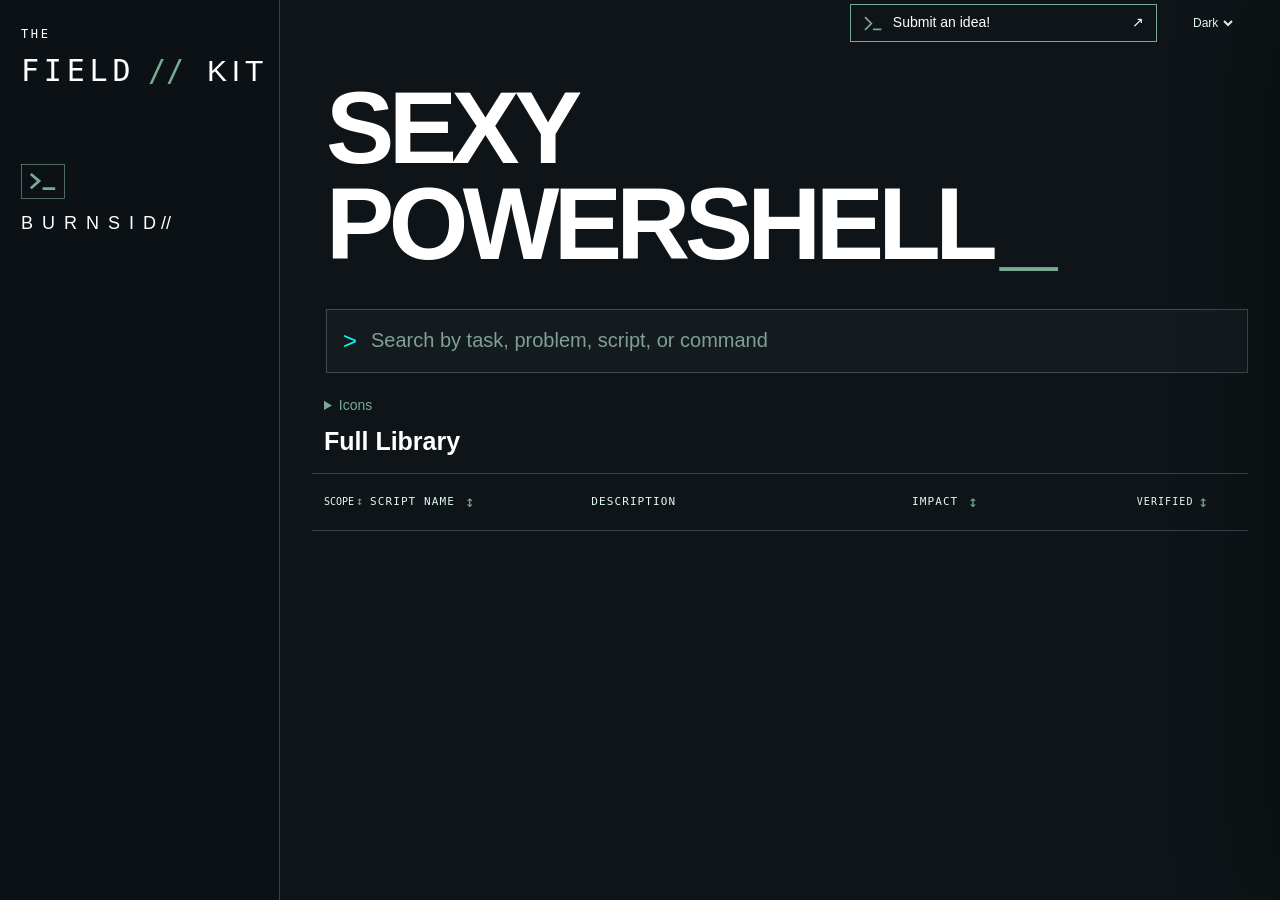
<file: concept-neon-mint-reference.html>
<!doctype html>
<html lang="en">
<head>
<meta charset="utf-8">
<meta name="viewport" content="width=device-width,initial-scale=1">
<meta name="referrer" content="no-referrer">
<meta http-equiv="Content-Security-Policy" content="default-src 'none'; base-uri 'none'; form-action 'none'">
<meta http-equiv="refresh" content="0;url=./index.html">
<title>FIELD // KIT — catalog moved</title>
</head>
<body><p>This former design preview now uses the <a href="./index.html">current FIELD // KIT catalog</a>.</p></body>
</html>
</file>
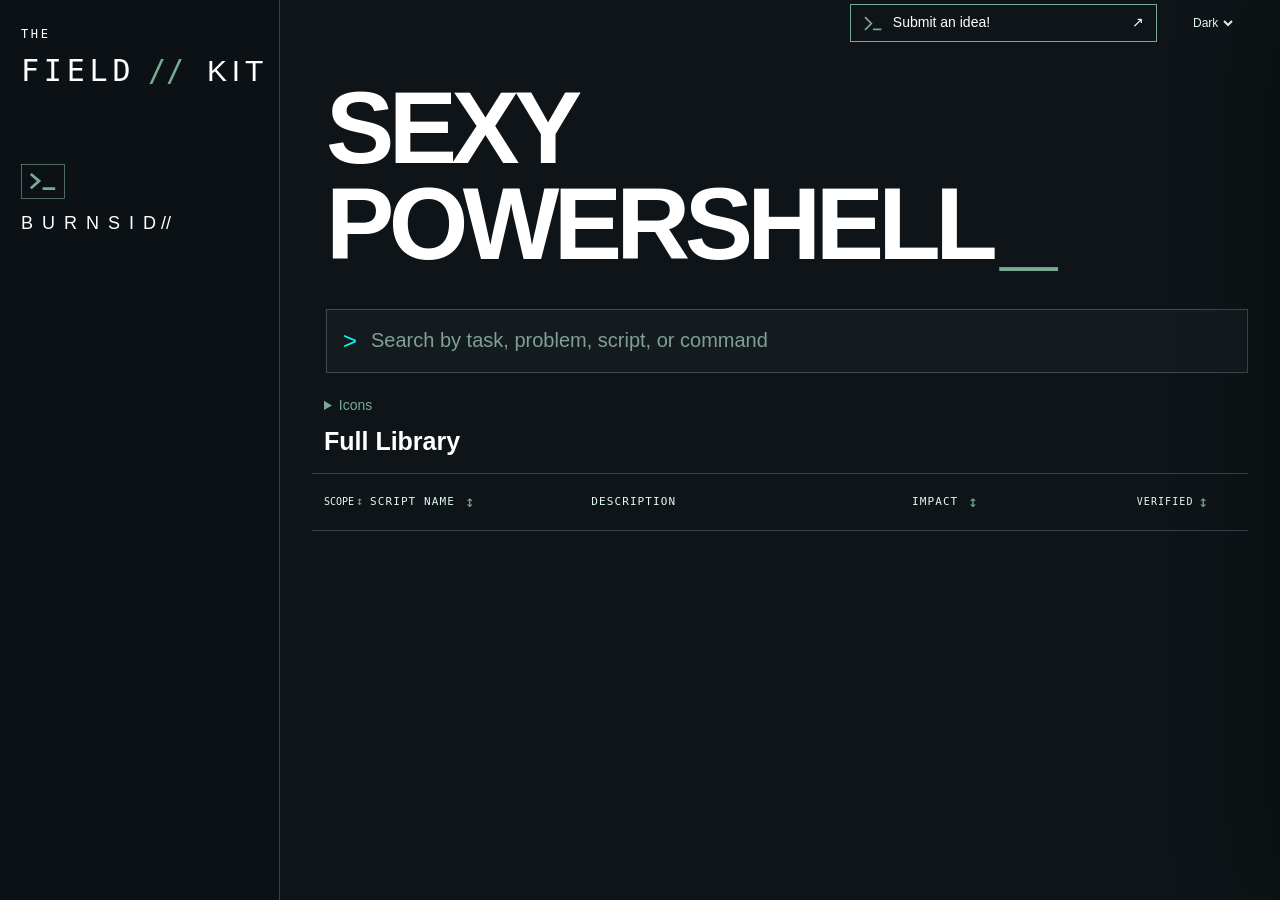
<file: concept-neon-mint.html>
<!doctype html>
<html lang="en">
<head>
<meta charset="utf-8">
<meta name="viewport" content="width=device-width,initial-scale=1">
<meta http-equiv="refresh" content="0; url=./">
<meta name="referrer" content="no-referrer">
<title>FIELD // KIT</title>
</head>
<body>
<p><a href="./">Open FIELD // KIT</a></p>
</body>
</html>
</file>
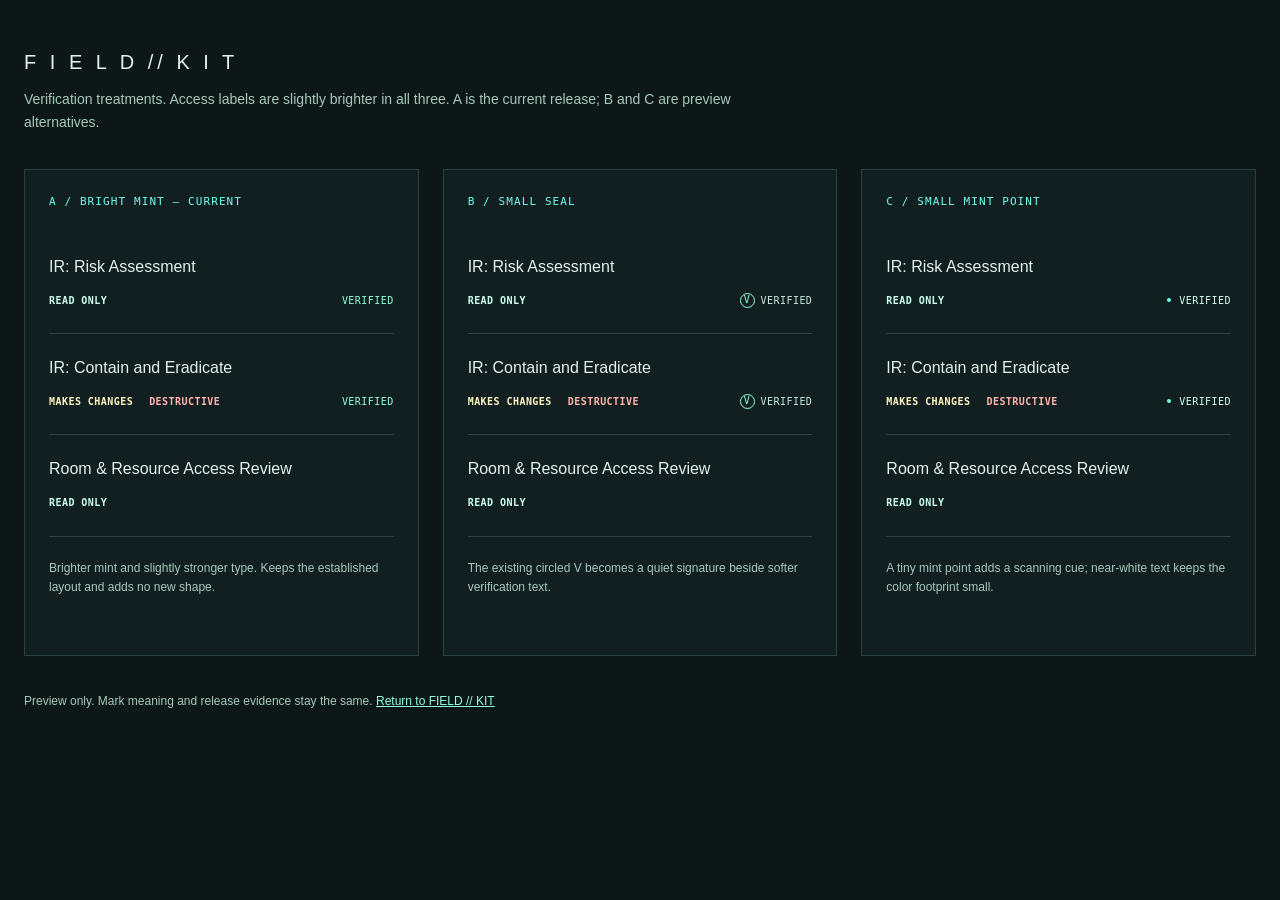
<file: docs/previews/verified-options.html>
<!doctype html>
<html lang="en"><head><meta charset="utf-8"><meta name="viewport" content="width=device-width,initial-scale=1">
<meta name="referrer" content="no-referrer"><title>FIELD // KIT — verification options</title>
<style>
:root{color-scheme:dark;font-family:Arial,sans-serif;background:#0d1717;color:#e1f2ec}*{box-sizing:border-box}body{margin:0;padding:38px 24px;max-width:1500px;margin-inline:auto}header{margin-bottom:36px}h1{font-size:20px;font-weight:400;letter-spacing:.2em}p{color:#a7c9bd;line-height:1.6;font-size:14px;max-width:760px}.grid{display:grid;grid-template-columns:repeat(3,minmax(280px,1fr));gap:24px}.option{background:#121f20;padding:24px;border:1px solid #29403d}h2{font:500 11px/1.5 monospace;letter-spacing:.1em;color:#72fff0;margin:0 0 22px}.row{padding:23px 0;border-bottom:1px solid #30423f}.title{font-size:16px;line-height:1.4;margin-bottom:12px}.meta{display:flex;align-items:center;gap:16px;font:600 10px/1.5 monospace;letter-spacing:.045em;min-height:20px}.read{color:#caffef}.change{color:#fff6c2}.danger{color:#ffb4ac}.verified{margin-left:auto;display:flex;gap:6px;align-items:center;white-space:nowrap}.a .verified{font-weight:500;color:#91ffe0}.b .verified{font-weight:400;color:#c7ecdf}.seal{display:inline-flex;align-items:center;justify-content:center;border:1px solid currentColor;border-radius:50%;width:15px;height:15px;font:10px/1 monospace;color:#91ffe0}.c .verified{font-weight:500;color:#d6fff1}.dot{width:4px;height:4px;background:#72ffe0;border-radius:50%;margin-right:2px}.note{font-size:12px;min-height:60px;margin-top:22px}.foot{margin-top:36px;font-size:12px}@media(max-width:1000px){.grid{grid-template-columns:1fr}.option{max-width:600px}}a{color:#91ffe0}
</style></head><body>
<header><h1>F I E L D // K I T</h1><p>Verification treatments. Access labels are slightly brighter in all three. A is the current release; B and C are preview alternatives.</p></header>
<main class="grid">
<section class="option a"><h2>A / BRIGHT MINT — CURRENT</h2>
<div class="row"><div class="title">IR: Risk Assessment</div><div class="meta"><span class="read">READ ONLY</span><span class="verified">VERIFIED</span></div></div>
<div class="row"><div class="title">IR: Contain and Eradicate</div><div class="meta"><span class="change">MAKES CHANGES</span><span class="danger">DESTRUCTIVE</span><span class="verified">VERIFIED</span></div></div>
<div class="row"><div class="title">Room &amp; Resource Access Review</div><div class="meta"><span class="read">READ ONLY</span></div></div>
<p class="note">Brighter mint and slightly stronger type. Keeps the established layout and adds no new shape.</p></section>
<section class="option b"><h2>B / SMALL SEAL</h2>
<div class="row"><div class="title">IR: Risk Assessment</div><div class="meta"><span class="read">READ ONLY</span><span class="verified"><span class="seal">V</span> VERIFIED</span></div></div>
<div class="row"><div class="title">IR: Contain and Eradicate</div><div class="meta"><span class="change">MAKES CHANGES</span><span class="danger">DESTRUCTIVE</span><span class="verified"><span class="seal">V</span> VERIFIED</span></div></div>
<div class="row"><div class="title">Room &amp; Resource Access Review</div><div class="meta"><span class="read">READ ONLY</span></div></div>
<p class="note">The existing circled V becomes a quiet signature beside softer verification text.</p></section>
<section class="option c"><h2>C / SMALL MINT POINT</h2>
<div class="row"><div class="title">IR: Risk Assessment</div><div class="meta"><span class="read">READ ONLY</span><span class="verified"><span class="dot"></span> VERIFIED</span></div></div>
<div class="row"><div class="title">IR: Contain and Eradicate</div><div class="meta"><span class="change">MAKES CHANGES</span><span class="danger">DESTRUCTIVE</span><span class="verified"><span class="dot"></span> VERIFIED</span></div></div>
<div class="row"><div class="title">Room &amp; Resource Access Review</div><div class="meta"><span class="read">READ ONLY</span></div></div>
<p class="note">A tiny mint point adds a scanning cue; near-white text keeps the color footprint small.</p></section>
</main><p class="foot">Preview only. Mark meaning and release evidence stay the same. <a href="../../">Return to FIELD // KIT</a></p>
</body></html>
</file>
<file: site-theme.css>
/* Light palette for legacy color fallbacks. Dark colors remain in index.html. */
html[data-theme="light"]{
  --fk-00ffeb:#006f61;
  --fk-0d1215:hsl(203 24% 95%);
  --fk-0d1517:hsl(192 28% 95%);
  --fk-0d1a16:hsl(162 33% 95%);
  --fk-0e1517:hsl(193 24% 95%);
  --fk-101619:#edf2ee;
  --fk-10171a:hsl(198 24% 95%);
  --fk-11171a:hsl(200 21% 95%);
  --fk-12372d:hsl(164 51% 93%);
  --fk-141a1d:hsl(200 18% 95%);
  --fk-141d1f:hsl(191 22% 95%);
  --fk-151b1e:#f4f7f3;
  --fk-151d1f:hsl(192 19% 94%);
  --fk-161e20:hsl(192 19% 94%);
  --fk-162023:hsl(194 23% 94%);
  --fk-162224:hsl(189 24% 94%);
  --fk-192327:hsl(197 22% 94%);
  --fk-192a26:hsl(166 25% 94%);
  --fk-1b2327:hsl(200 18% 94%);
  --fk-232015:hsl(47 25% 94%);
  --fk-232c31:hsl(201 17% 93%);
  --fk-272b46:hsl(232 28% 92%);
  --fk-27373d:#d5dfd8;
  --fk-283430:hsl(160 13% 92%);
  --fk-2a3137:hsl(208 13% 92%);
  --fk-2f483e:hsl(156 21% 91%);
  --fk-315249:hsl(164 25% 91%);
  --fk-33444b:#c9d6ce;
  --fk-343a41:hsl(212 11% 91%);
  --fk-385f54:hsl(163 26% 30%);
  --fk-3b554e:hsl(164 18% 70%);
  --fk-3d3317:hsl(44 45% 93%);
  --fk-3f6e5d:hsl(158 27% 70%);
  --fk-405852:hsl(165 16% 70%);
  --fk-44625a:hsl(164 18% 70%);
  --fk-46695f:hsl(163 20% 70%);
  --fk-467467:hsl(163 25% 30%);
  --fk-49665e:hsl(163 17% 70%);
  --fk-49695f:hsl(161 18% 70%);
  --fk-4d6962:hsl(165 15% 70%);
  --fk-4d7468:hsl(162 20% 70%);
  --fk-4d7a6e:hsl(164 23% 30%);
  --fk-4f7067:hsl(164 17% 70%);
  --fk-51232e:hsl(346 40% 91%);
  --fk-517b6d:hsl(160 21% 70%);
  --fk-518e7b:hsl(161 27% 70%);
  --fk-568a7c:hsl(164 23% 70%);
  --fk-5b6d67:hsl(160 9% 70%);
  --fk-5c2733:hsl(346 40% 91%);
  --fk-607871:hsl(163 11% 30%);
  --fk-657e76:hsl(161 11% 30%);
  --fk-65f8cf:hsl(163 70% 25%);
  --fk-67837c:hsl(165 12% 30%);
  --fk-6c7e78:hsl(160 8% 70%);
  --fk-6c877f:hsl(162 11% 30%);
  --fk-72fff0:hsl(174 70% 25%);
  --fk-757f7c:hsl(162 4% 70%);
  --fk-786a3c:hsl(46 33% 70%);
  --fk-796c41:hsl(46 30% 70%);
  --fk-7d494f:hsl(353 26% 70%);
  --fk-7e9f96:hsl(164 15% 30%);
  --fk-819790:hsl(161 10% 30%);
  --fk-819f96:hsl(162 14% 30%);
  --fk-83a299:hsl(163 14% 30%);
  --fk-85a69d:hsl(164 16% 30%);
  --fk-88515b:hsl(349 25% 70%);
  --fk-897747:hsl(44 32% 70%);
  --fk-8ba69c:hsl(158 13% 30%);
  --fk-8fa69e:hsl(159 11% 30%);
  --fk-929de8:hsl(232 65% 70%);
  --fk-93aca4:hsl(161 13% 30%);
  --fk-94ffef:hsl(171 70% 25%);
  --fk-96baac:hsl(157 21% 30%);
  --fk-9b8346:hsl(43 38% 70%);
  --fk-9c545f:hsl(351 30% 70%);
  --fk-9cc0b6:hsl(163 22% 30%);
  --fk-9cffe0:hsl(161 70% 25%);
  --fk-a0c5b9:hsl(161 24% 30%);
  --fk-a4ead3:hsl(160 62% 25%);
  --fk-a5bcb5:hsl(162 15% 30%);
  --fk-a5ccd5:hsl(191 36% 30%);
  --fk-a75b68:hsl(350 30% 70%);
  --fk-a7c9bd:hsl(159 24% 30%);
  --fk-aed0c8:hsl(166 27% 30%);
  --fk-b5cbc1:hsl(153 17% 30%);
  --fk-b5ffeb:hsl(164 70% 25%);
  --fk-b8ccc5:hsl(159 16% 30%);
  --fk-b9d0ca:hsl(164 20% 30%);
  --fk-bad6cf:hsl(165 25% 30%);
  --fk-baf0e1:hsl(163 64% 25%);
  --fk-bcd8cf:hsl(161 26% 30%);
  --fk-bcddd4:hsl(164 33% 30%);
  --fk-bcffff:hsl(180 70% 25%);
  --fk-c0dfd5:hsl(161 33% 30%);
  --fk-c4ded5:hsl(159 28% 30%);
  --fk-cbd0ff:hsl(234 70% 25%);
  --fk-cbe4dd:hsl(163 32% 30%);
  --fk-cdffff:hsl(180 70% 25%);
  --fk-d8f3eb:hsl(162 53% 25%);
  --fk-d9fcff:hsl(185 70% 25%);
  --fk-dcffff:hsl(180 70% 25%);
  --fk-ddf6ee:hsl(161 58% 25%);
  --fk-ddfff2:hsl(157 70% 25%);
  --fk-e0fff3:hsl(157 70% 25%);
  --fk-e1faf2:hsl(161 70% 25%);
  --fk-e2f3ee:#19332b;
  --fk-e2f6f0:hsl(162 53% 25%);
  --fk-ebfff8:hsl(159 70% 25%);
  --fk-edfff9:hsl(160 70% 25%);
  --fk-effffe:hsl(176 70% 25%);
  --fk-f0ffff:hsl(180 70% 25%);
  --fk-ff828e:hsl(354 70% 25%);
  --fk-ff9690:hsl(3 70% 25%);
  --fk-ffa2ae:#a93747;
  --fk-ffb5bf:hsl(352 70% 25%);
  --fk-ffc5bf:hsl(6 70% 25%);
  --fk-ffd4da:hsl(352 70% 25%);
  --fk-ffd5dd:hsl(349 70% 25%);
  --fk-ffdc67:hsl(46 70% 25%);
  --fk-ffe68b:hsl(47 70% 25%);
  --fk-fffbd8:hsl(54 70% 25%);
  --fk-ffff79:#765d00;
  --fk-ffffa5:hsl(60 70% 25%);
  --fk-ffffff:#19332b;
}

/* Color changes preserve the existing typography and geometry. */
:root{--flag-read:#afffdd;--flag-change:#ffe19b;--flag-danger:#ffaba3;--flag-verified:#bbffe6}
html{color-scheme:dark}
html[data-theme="light"]{color-scheme:light;--wordmark-rgb:25 51 43;--flag-read:#176b4d;--flag-change:#7a5700;--flag-danger:#aa3833;--flag-verified:#176b4d}
.result-verification{color:var(--flag-verified)}
.result-read,.result:hover .result-read,.access-tag.access-read,.about-key .access-read{color:var(--flag-read)}
.result-change,.result:hover .result-change,.access-tag.access-change,.about-key .access-change{color:var(--flag-change)}
.result-danger,.result:hover .result-danger,.access-tag.access-danger,.about-key .access-danger{color:var(--flag-danger)}
.result-verification .verification-seal{color:var(--flag-verified)}
.signature-note,.signature-mark,.signature-muted,.signature-established,.signature-established strong{color:var(--fk-d8f3eb,#d8f3eb)}
.signature-mark,.signature-mark .signature-slash{font-weight:400}
.result-name{font-size:18px}
.verification-check{display:inline-flex;align-items:center;justify-content:center;flex:none;width:16px;color:var(--flag-verified);font:400 15px/1 var(--ui);border:0;border-radius:0;background:transparent;letter-spacing:0}
.result-check{grid-column:3;justify-self:end}
.result-flags{max-width:none}
.verification-key{max-width:1040px;margin:10px auto 0;text-align:right}
.verification-key button{display:inline-flex;align-items:center;gap:4px;padding:4px 0;border:0;background:transparent;color:var(--muted);font:400 12px/1.4 var(--ui)}
.verification-key button:focus-visible,.verification-check:focus-visible{outline:2px solid var(--mint);outline-offset:3px}
.verification-key .verification-check{font-size:13px}
@media(min-width:761px){
  .shell{grid-template-columns:280px minmax(0,1fr)}
  .sidebar{background:var(--fk-0e1517,#0b1214)}
  .catalog{width:100%;max-width:1364px;margin-inline:0}
  .search-box{max-width:1306px;margin-left:14px;margin-right:0}
  .verification-key{max-width:1306px;margin-left:14px;margin-right:0}
  .result:hover,.result:focus-visible{background:linear-gradient(90deg,rgba(0,240,181,.10),rgba(0,240,181,.015));box-shadow:inset 3px 0 0 rgba(0,240,181,.5)}
  html[data-theme="light"] .result:hover,html[data-theme="light"] .result:focus-visible{background:linear-gradient(90deg,rgba(0,111,97,.09),rgba(0,111,97,.015));box-shadow:inset 3px 0 0 rgba(0,111,97,.5)}
}
@media(min-width:761px) and (max-width:1100px){
  .shell{grid-template-columns:250px minmax(0,1fr)}
  .result{grid-template-columns:minmax(0,1fr) auto 16px}
  .result-risk-flags{max-width:200px}
}
@media(max-width:760px){
  .result{grid-template-columns:minmax(0,1fr) 16px;grid-template-areas:"name name" "flags arrow";gap:7px 10px}
  .result-name{font-size:18px}
  .result-flags{justify-self:stretch;justify-content:flex-start;max-width:100%;min-width:0}
  .result-risk-flags{justify-content:flex-start;gap:6px 12px;max-width:100%}
  .result-tag{font-size:11px;line-height:1.4;white-space:normal}
  .result-check{grid-area:arrow;align-self:center}
  .theme-select{max-width:68px;padding:5px 2px}
  .masthead-note{gap:3px}
}
.theme-select{margin-left:auto;flex:none;max-width:84px;border:1px solid var(--line);border-radius:2px;background:transparent;color:var(--body);font:400 12px/1.4 var(--ui);padding:5px 7px;cursor:pointer}
.theme-select:focus-visible{outline:2px solid var(--mint);outline-offset:3px}
html[data-theme="light"] .overlay{background:rgba(20,40,30,.24)}
html[data-theme="light"] .drawer-overlay{background:rgba(20,40,30,.28)}
/* Compact desktop candidate; mobile retains its existing scale. */
@media(min-width:1101px){
  .shell{grid-template-columns:280px minmax(0,1fr)}
  .nav button,.area-button{font-size:16px}
  .topbar{height:58px;padding-inline:32px}
  .search-wrap{width:100%;max-width:1560px;margin-inline:auto;padding:20px 32px 18px}
  .search-box{min-height:64px;padding-inline:16px;gap:12px;max-width:none}
  .search-box input{font-size:20px}
  .search-box>span{font-size:24px}
  .catalog{padding:16px 32px 80px;max-width:1560px;margin-inline:auto}
  .verification-key{max-width:none;margin-top:10px}
  .group-title{padding-top:22px;padding-bottom:16px}
  .group-title::before{height:28px;width:4px}
  .group-title-accent,.group-title-muted{font-size:14px}
  .result{min-height:60px;grid-template-columns:minmax(0,1fr) auto 16px;padding:10px 12px;gap:12px}
  .result-name{font-size:20px}
  .result-tag{font-size:12px}
  .result-risk-flags{gap:16px}
  .result-check{font-size:15px;width:16px}
  html[data-theme="dark"] .workspace{background:linear-gradient(180deg,#172426,#111b1e)}
  html[data-theme="dark"] .sidebar{background:#0b1c1c}
  html[data-theme="dark"] .topbar,html[data-theme="dark"] .search-wrap{background:transparent}
  html[data-theme="dark"] .search-box{background:#16312e;border-color:#5b8e80}
  html[data-theme="dark"] .area-button.active{background:linear-gradient(90deg,#16473d,#102f2a)}
  html[data-theme="dark"] .result:hover,html[data-theme="dark"] .result:focus-visible{background:linear-gradient(90deg,#1b3b33,rgba(27,59,51,.12));box-shadow:inset 3px 0 0 #1ad8ae}
  html[data-theme="light"] .area-button.active{background:linear-gradient(90deg,rgba(0,111,97,.13),rgba(0,111,97,.04))}
}

.brand-lockup{display:inline-grid;grid-template-columns:minmax(0,max-content);max-width:100%}
.brand-tagline{width:0;min-width:100%;margin-top:10px;color:rgb(var(--wordmark-rgb,255 255 255) / .70);font:400 12px/1.5 var(--ui);letter-spacing:.29em;white-space:nowrap;text-align:justify;text-align-last:justify}
.signature-mark,.signature-mark .signature-slash{color:rgb(var(--wordmark-rgb,255 255 255) / .85)}
.signature-mark{letter-spacing:.65em}
.signature-mark .signature-slash{letter-spacing:inherit;margin-left:0}
@media(min-width:761px){.brand{height:112px;padding:27px 20px 0}.nav{padding-top:8px}.search-wrap{padding-top:62px}}
@media(max-width:760px){.brand{padding-bottom:32px}}

/* Approved compact operator cards; the main catalog layout is unchanged. */
.drawer{width:min(680px,100vw);min-width:0;max-width:100vw}
.drawer-body{padding:26px 26px 40px}
.item-context{display:none}
.item-title{font-size:28px;font-weight:400;line-height:1.25}
.item-title-main,.item-title-accent{font-weight:400;color:var(--fk-ffffff,#ffffff)}
.item-title::after{display:none}
.operator-meta{display:flex;align-items:center;flex-wrap:wrap;gap:12px;margin-top:14px}
.operator-meta .access-state{margin:0}
.operator-platform{font-size:12px;color:var(--fk-aed0c8,#aed0c8)}
.operator-scope{margin-top:21px;font-size:13px;line-height:1.5;letter-spacing:.02em;color:var(--fk-ffffff,#ffffff)}
.operator-scope>span{display:block;margin-top:4px;font-size:12px;letter-spacing:0;color:var(--fk-aed0c8,#aed0c8)}
.operator-steps{margin-top:25px;padding:0;border:0;background:transparent}
.operator-steps .section-label,.operator-details>summary,.related-block>.section-label{font-size:11px;font-weight:400;letter-spacing:.15em}
.operator-steps p{font-size:14px;line-height:1.8;margin:6px 0;color:var(--fk-aed0c8,#aed0c8)}
.operator-steps strong{font-weight:400;color:var(--fk-ffffff,#ffffff)}
.operator-actions{margin-top:19px;margin-bottom:22px;gap:10px}
.operator-actions>.action{min-height:44px;padding:0 18px;font-size:14px;font-weight:400;letter-spacing:0;text-transform:none}
.operator-actions>.primary{background:var(--mint);border-color:var(--mint);color:var(--fk-10171a,#10171a)}
.operator-actions>.primary:hover{background:var(--mint-soft);color:var(--fk-10171a,#10171a)}
.operator-details{border-top:1px solid var(--line);margin:20px 0 0}
.operator-details>summary{padding:17px 0;min-height:46px;color:var(--fk-aed0c8,#aed0c8)}
.operator-details ul{margin:0;padding:0 0 17px 18px;color:var(--fk-aed0c8,#aed0c8);font-size:13px;line-height:1.65}
.operator-details li+li{margin-top:9px}
.related-block{border-top:1px solid var(--line);margin-top:0;padding-top:20px}
.related-list{display:flex;flex-direction:column}
.related-item{display:flex;justify-content:space-between;align-items:center;gap:10px;min-height:48px;padding:10px 0;text-align:left;border:0;background:transparent;color:var(--fk-ffffff,#ffffff);font:400 14px/1.5 var(--ui);width:100%}
.related-item:hover{color:var(--mint)}
.related-item>.access-state{display:flex;flex-wrap:wrap;justify-content:flex-end;gap:6px;margin:0;flex-shrink:0}
.related-item .access-tag{font-size:10px;min-height:0;padding:0;letter-spacing:.025em}
@media(max-width:600px){.drawer{width:100vw}.drawer-body{padding:23px 18px 36px}.item-title{font-size:25px}.related-item{flex-wrap:wrap;gap:6px 12px}.related-item>.access-state{justify-content:flex-start}}

/* A shared, source-matched purpose sentence confirms the selected tool. */
.operator-purpose{margin:13px 0 18px;max-width:45ch;color:var(--fk-ffffff,#ffffff);font-size:15px;font-weight:400;line-height:1.6}

/* Approved Sexy PowerShell identity: shared muted ink and live, scalable type. */
:root{--brand-mint:#78aa94;--brand-tracking:.22em}
html[data-theme="light"]{--brand-mint:#3f7361}
.kit-wordmark,.maker-signature,.terminal-mark{color:var(--brand-mint)}
.brand{height:auto;min-height:135px;padding:34px 26px 28px}
.kit-wordmark{font:600 21px/1.4 var(--mono);letter-spacing:var(--brand-tracking)}
.kit-the,.kit-name{display:block;white-space:nowrap}
.kit-slashes{letter-spacing:0}
.sidebar-footer{display:flex;justify-content:center;padding:24px 24px 34px;border:0}
.terminal-mark{display:block;width:112px;height:88px;flex:none}
.nav-bottom,.about-nav{border-top:0}
.site-masthead{max-width:1560px;margin-inline:auto;padding:34px 46px 38px}
.site-heading{margin:0;min-width:0;font-family:"Archivo Black","Arial Black",Arial,sans-serif;font-size:var(--hero-size,clamp(28px,8vw,144px));font-weight:400;line-height:.94;letter-spacing:-.065em;color:var(--text)}
.title-short,.title-long{display:block;width:max-content;white-space:nowrap}
.title-cursor{color:var(--brand-mint);margin-left:.08em}
.maker-signature{display:flex;align-items:baseline;gap:.85em;margin-top:20px;font:600 clamp(14px,1.8vw,27px)/1.4 var(--mono);letter-spacing:var(--brand-tracking)}
.maker-name{white-space:nowrap}
.maker-slashes{margin-left:calc(-1 * var(--brand-tracking));letter-spacing:0}
.search-wrap{padding-top:12px;background:transparent;border-bottom:0}
html[data-theme="dark"] .workspace{background:#0e1417}
html[data-theme="dark"] .sidebar{background:#0b1114}
html[data-theme="dark"] .topbar{background:transparent;border-bottom:0}
html[data-theme="dark"] .search-box{background:#131b1f;border-color:#3d4b4f}
@media(min-width:761px){.topbar{height:46px}.masthead-note{font-size:10px}}
@media(min-width:761px) and (max-width:1100px){.site-masthead{padding-inline:36px}.kit-wordmark{font-size:19px}}
@media(max-width:760px){
  .site-masthead{padding:26px 18px 30px}
  .maker-signature{font-size:15px;margin-top:16px}
  .brand{min-height:124px;padding:28px 26px 24px}
  .sidebar-footer{padding-bottom:26px}
  .terminal-mark{width:96px;height:auto}
}

/* Owner-approved catalog markers and sidebar alignment. */
.site-heading{font-family:"Archivo","Arial Black",Arial,sans-serif;font-weight:700;letter-spacing:-.055em}
.site-masthead{padding-bottom:24px}
.topbar{padding-left:46px;padding-right:32px}
.kit-wordmark{color:var(--text);font-family:"Archivo",var(--mono);font-weight:600;letter-spacing:.16em}
.kit-the{font-size:.72em;letter-spacing:.22em;margin-bottom:4px}
.kit-slashes{color:var(--brand-mint);margin-left:-.16em}
.sidebar-footer{display:flex;flex-direction:column;align-items:flex-start;justify-content:flex-end;padding:20px 21px 28px;gap:14px}
.terminal-mark{width:75px;height:59px;color:var(--brand-mint)}
.sidebar-signature{color:var(--text);font:600 13px/1.4 var(--mono);letter-spacing:.2em;white-space:nowrap}
.sidebar-signature span{color:var(--brand-mint);letter-spacing:0;margin-left:.1em}
.area-button[data-area="Start Here"]{color:var(--text);font-weight:600}
.area-button[data-area="Start Here"] .area-label{display:flex;align-items:center;gap:10px}
.start-mark{width:20px;height:20px;fill:none;stroke:currentColor;stroke-width:1.5;stroke-linejoin:round;flex:none}
.sr-only{position:absolute;width:1px;height:1px;padding:0;margin:-1px;overflow:hidden;clip-path:inset(50%);white-space:nowrap;border:0}
.catalog{--catalog-columns:42px minmax(170px,.85fr) minmax(210px,1.4fr) minmax(100px,auto) 16px}
.catalog-heading{font-size:15px;font-weight:600;padding:0 12px 12px}
.catalog-head{display:grid;grid-template-columns:var(--catalog-columns);gap:14px;align-items:center;border-block:1px solid var(--line);padding:12px;font:400 11px/1.4 var(--mono);letter-spacing:.1em;text-transform:uppercase;color:var(--body)}
.catalog-head button{display:flex;align-items:center;gap:10px;min-height:32px;padding:0;border:0;background:transparent;color:inherit;font:inherit;letter-spacing:inherit;text-transform:inherit;text-align:left;cursor:pointer}
.catalog-head button:last-child{grid-column:4;justify-self:end}
.catalog-head button span{font-size:16px;color:var(--brand-mint)}
.catalog-head button:focus-visible{outline:2px solid var(--mint);outline-offset:4px}
.catalog-head button.sort-active{color:var(--text)}
.result{display:grid;grid-template-columns:var(--catalog-columns);gap:14px;align-items:center;min-height:74px;padding:12px}
.result-identity{display:contents}
.result-icon{grid-column:1;grid-row:1;display:flex;align-items:center;justify-content:center;width:42px;height:44px;border:1px solid var(--line);border-radius:3px;color:var(--brand-mint);background:var(--panel)}
.result-icon svg{display:block;width:26px;height:26px;fill:none;stroke:currentColor;stroke-width:1.5;stroke-linecap:round;stroke-linejoin:round}
.result-name{grid-column:2;grid-row:1;font-size:18px;font-weight:600;line-height:1.3}
.result-description{grid-column:3;grid-row:1;font:400 14px/1.5 var(--ui);color:var(--body);max-width:none}
.result-flags{grid-column:4;grid-row:1;max-width:180px}
.result-check,.result-arrow{grid-column:5;grid-row:1}
.result-risk-flags{gap:8px}
.result-scope{display:none}
.search-wrap .verification-key{margin-top:8px}
@media(min-width:761px) and (max-width:1100px){.topbar{padding-left:36px}}
@media(max-width:1100px){
  .catalog{--catalog-columns:36px minmax(0,1fr) minmax(84px,auto) 12px}
  .catalog-head .description-heading{display:none}
  .catalog-head button:last-child{grid-column:3}
  .result{grid-template-areas:none;row-gap:4px;min-height:78px}
  .result-icon{grid-column:1;grid-row:1 / 3;width:34px;height:38px}
  .result-name{grid-column:2;grid-row:1;font-size:17px}
  .result-description{grid-column:2 / 4;grid-row:2;font-size:13px}
  .result-flags{grid-column:3;grid-row:1}
  .result-check,.result-arrow{grid-column:4;grid-row:1 / 3}
}
@media(max-width:760px){
  .topbar{padding-left:calc(12px + env(safe-area-inset-left));padding-right:calc(12px + env(safe-area-inset-right))}
  .sidebar-footer{padding-left:21px}
  .terminal-mark{width:75px;height:59px}
  .catalog-head{gap:8px;padding-inline:5px;font-size:10px;letter-spacing:.04em}
  .result{padding:12px 5px;column-gap:8px}
  .result-name{font-size:16px}
  .result-tag{font-size:9px}
  .result-flags{max-width:115px}
}

/* Catalog refinements: quieter wordmarks, clearer controls, compact type key. */
.masthead-note{padding-left:1em}
.kit-wordmark{font-weight:300;font-size:23px;letter-spacing:.24em}
.kit-the{font-size:.58em}
.kit-slashes{margin-left:-.18em}
.sidebar-signature{font-family:"Archivo",var(--mono);font-weight:300;font-size:16px;letter-spacing:.3em}
.result-risk-flags .result-tag{font-size:13px}
.search-wrap .verification-key{max-width:none;margin-left:0;margin-right:0}
.search-wrap .verification-key button{font-size:13px;color:var(--body)}
.search-wrap .verification-key .verification-check{font-size:17px}
.type-key{margin:0 12px 12px;color:var(--body);font:400 14px/1.5 var(--ui)}
.type-key summary{cursor:pointer;width:fit-content;color:var(--brand-mint)}
.type-key-items{display:flex;flex-wrap:wrap;gap:12px 22px;padding-top:12px}
.type-key-item{display:inline-flex;align-items:center;gap:8px}
.type-key-item svg{width:22px;height:22px;fill:none;stroke:var(--brand-mint);stroke-width:1.5;stroke-linecap:round;stroke-linejoin:round}
.type-key p{margin:10px 0 0;max-width:70ch}
@media(max-width:1100px){.kit-wordmark{font-size:21px}.result-risk-flags .result-tag{font-size:11px}}

/* Shared tracks keep descriptions and impact labels aligned across rows. */
.brand{padding:26px 21px 16px;min-height:112px}
.kit-wordmark{font-size:27px;letter-spacing:.18em;font-weight:300}
.kit-light{font-family:"Raleway",var(--ui);font-weight:200}
.kit-the{font-size:12px;margin-bottom:7px}
.terminal-mark{width:56px;height:44px}
.sidebar-footer{gap:12px;padding-top:16px;padding-bottom:22px}
.catalog{--catalog-columns:42px minmax(160px,.85fr) minmax(190px,1.4fr) 242px 90px 16px}
.catalog-head button[data-sort="flag"]{grid-column:4;justify-self:end}
.catalog-head button[data-sort="verified"]{grid-column:5;justify-self:center;font-size:10px;gap:5px}
.result-flags{grid-column:4;max-width:none;justify-self:end}
.result-risk-flags{flex-wrap:nowrap;white-space:nowrap;gap:10px;max-width:none}
.result-risk-flags .result-tag{font-size:14px;white-space:nowrap;line-height:1.5;letter-spacing:0}
.result-description{margin:0;text-align:left;justify-self:stretch}
.result-verification{grid-column:5;grid-row:1;justify-self:center;color:var(--muted);font-size:14px}
.result-arrow{grid-column:6;grid-row:1}
@media(max-width:1350px){
 .catalog{--catalog-columns:36px minmax(145px,.85fr) minmax(160px,1.25fr) 210px 82px 12px}
 .result-risk-flags .result-tag,.result-description{font-size:13px}
 .catalog-head{gap:10px}.result{column-gap:10px}
}
@media(max-width:1100px){
 .catalog{--catalog-columns:34px minmax(140px,1fr) 210px 80px 12px}
 .catalog-head button[data-sort="flag"]{grid-column:3}
 .catalog-head button[data-sort="verified"]{grid-column:4}
 .result-name{grid-column:2;grid-row:1}
 .result-description{grid-column:2 / 5;grid-row:2;font-size:13px}
 .result-flags{grid-column:3;grid-row:1}
 .result-verification{grid-column:4;grid-row:1}
 .result-arrow{grid-column:5;grid-row:1 / 3}
 .kit-wordmark{font-size:25px}
}
@media(max-width:760px){
 .catalog{overflow-x:auto}
 .catalog-head,.results{min-width:620px}
 .result-risk-flags .result-tag{font-size:13px}
}

/* Sidebar balance: Home uses the count edge; About follows Toys directly. */
.nav-bottom{margin-top:2px;padding-top:0}
.area-button[data-area="Start Here"] .area-label{flex:1}
.area-button[data-area="Start Here"] .start-mark{order:1;margin-left:auto}
.terminal-mark{width:28px;height:22px}

/* Follow the menu instead of stretching the footer gap with viewport height. */
.sidebar{justify-content:flex-start}
.sidebar>div:first-child{flex:0 1 auto}
.area-nav{padding-bottom:8px}
.sidebar-footer{flex:none;margin-top:20px}
.terminal-mark{width:44px;height:35px}
.sidebar-signature{font:300 17px/1.4 var(--mono);letter-spacing:0;white-space:pre}
.sidebar-signature span{margin-left:0}
.verification-sort-note{margin:10px 12px;color:var(--body);font-size:13px;line-height:1.5}
@media(max-width:1100px){.sidebar-signature{font-size:15px}}

/* Wordmarks: optical spacing, softer signature, larger kit. */
.kit-wordmark{font-size:30px;letter-spacing:.16em}
.sidebar-signature{font-size:17px;letter-spacing:0;white-space:nowrap;color:var(--body);opacity:.76}
.sidebar-signature .signature-letters{display:inline-block;letter-spacing:.9em;margin:0 -.9em 0 0;color:inherit}
.sidebar-signature .signature-slashes{letter-spacing:0;margin:0}
.verification-historical{font-size:14px;width:auto}
@media(max-width:1100px){.kit-wordmark{font-size:28px}.sidebar-signature{font-size:15px}}

/* Quiet signature and borderless theme selector aligned with row chevrons. */
.sidebar-signature{color:var(--text);opacity:1}
.sidebar-signature .signature-letters{letter-spacing:1.2pt;margin-right:-1.2pt}
.sidebar-signature .signature-slashes{color:inherit}
.theme-select{border:0;border-radius:0;box-shadow:none;background-color:transparent;padding:5px 0;max-width:84px}
@media(min-width:1101px){.topbar{width:100%;max-width:1560px;margin-inline:auto;padding-right:44px}}
@media(min-width:761px) and (max-width:1100px){.topbar{padding-right:34px}}

/* Section first: the icon guide sits above a clear catalog heading. */
.type-key{margin-bottom:14px}
.catalog-heading{margin:0;padding:0 12px 16px;font:600 25px/1.25 var(--ui);color:var(--text)}
.result-description,.result-risk-flags .result-tag{font-family:var(--ui);font-size:15px;line-height:1.5}
.result-risk-flags .result-tag{font-weight:500;letter-spacing:0}

/* Domain navigation, plain-language impact labels and a fitted signature. */
.result-risk-flags .result-tag{text-transform:none}
.sidebar-signature{display:flex;align-items:baseline;width:100%;font-family:"Raleway",var(--ui);font-weight:200}
.sidebar-signature .signature-letters{display:flex;flex:1;justify-content:space-between;letter-spacing:0;margin:0}
.sidebar-signature .signature-letter{color:inherit;letter-spacing:0;margin:0;font-weight:200}
.sidebar-signature .signature-slashes{white-space:pre;letter-spacing:0;margin:0}
.contribution-link{text-decoration:none;color:var(--body);font-size:13px}
.contribution-link:focus-visible{outline:2px solid var(--mint);outline-offset:-2px}
.catalog-head button[data-sort="icon"]{gap:2px;letter-spacing:0;font-size:10px}
.catalog-head button[data-sort="icon"] span{font-size:12px}

/* Group visible domains by intent; keep the request action in the top bar. */
.sidebar-signature{width:180px;max-width:100%}
.nav-section-label{margin-top:13px;margin-bottom:4px}
.nav-primary{margin-bottom:10px}
.request-link{margin-left:auto;flex:none;color:var(--body);font:400 12px/1.4 var(--ui);text-decoration:none;white-space:nowrap}
.request-link:hover{color:var(--text);text-decoration:underline}
.request-link:focus-visible{outline:2px solid var(--mint);outline-offset:4px}
.request-link + .theme-select{margin-left:16px}
.catalog{padding-top:4px}
.type-key{margin-bottom:10px}
.catalog-heading{max-width:340px;overflow-wrap:break-word}
@media(max-width:760px){
 .topbar{flex-wrap:wrap}
 .request-link{order:3;margin-left:56px}
 .request-link + .theme-select{order:4;margin-left:auto}
}

/* Standalone views, a clearer request action and centered impact labels. */
.nav-standalone{margin-top:14px}
.nav-standalone .area-button{font-weight:600}
.request-link{border:1px solid var(--brand-mint);padding:8px 12px;font-size:14px;color:var(--text)}
.request-link:hover{background:var(--panel);text-decoration:none}
.catalog-head button[data-sort="flag"]{justify-self:center}
.result-flags{justify-self:stretch;justify-content:center}
.result-risk-flags{flex-direction:column;align-items:center;justify-content:center;gap:2px;white-space:nowrap}

/* Stronger destructive red and explicit reporting/command section headings. */
:root{--flag-danger:#ff665e}
html[data-theme="light"]{--flag-danger:#a92222}
.result-danger{font-weight:600}
.sidebar-signature{font-size:16px}
@media(max-width:1100px){.sidebar-signature{font-size:14px}}
.nav-standalone .nav-section-label{margin-top:0}

/* Compact primary links, scoped reporting views and a wider request button. */
.nav-primary .about-nav{margin-top:0;padding-top:11px;border-top:0}
.report-scope-nav{margin:2px 0 4px 10px}
.report-scope-nav .area-sub-button{width:100%;display:flex;justify-content:space-between;align-items:center}
.request-link{display:flex;align-items:center;justify-content:space-between;width:clamp(200px,24vw,340px);text-align:left}
@media(max-width:760px){
 .request-link{width:calc(100% - 56px);max-width:none;order:3}
 .request-link + .theme-select{order:2;margin-left:auto}
}
@media(min-width:761px) and (max-width:1100px){
 .topbar{height:auto;min-height:46px;flex-wrap:wrap;row-gap:8px;padding-block:8px}
 .masthead-note{flex-basis:100%}
}

/* Align impact text and match the quiet THE typography in the signature. */
.catalog-head button[data-sort="flag"]{justify-self:start}
.result-flags{justify-content:flex-start;text-align:left}
.result-risk-flags{align-items:flex-start;text-align:left}
.result-name,.result-description,.result:hover .result-name,.result:hover .result-description{color:var(--text)}
.sidebar-signature{display:inline-flex;width:auto;font:300 12px/1.4 "Archivo",var(--mono);color:var(--text);opacity:1}
.sidebar-signature .signature-letters{display:inline;flex:initial;letter-spacing:.22em;margin-right:-.22em}
.sidebar-signature .signature-letter{font-weight:inherit;letter-spacing:inherit}
.sidebar-signature .signature-slashes{font-weight:inherit;letter-spacing:0}

/* Home owns the reference note; the idea action carries a small terminal mark. */
.request-link{justify-content:flex-start;gap:10px}
.request-mark{width:20px;height:17px;flex:none;fill:none;stroke:var(--brand-mint);stroke-width:2;stroke-linecap:square;stroke-linejoin:miter}
.request-arrow{margin-left:auto}
.home-reference{margin:12px 0 22px;font:300 12px/1.5 "Archivo",var(--ui);letter-spacing:.08em;color:var(--text)}
.home-reference strong{font-weight:400}
.home-reference span{color:var(--brand-mint)}
.sidebar-signature{width:150px;display:flex;font:200 18px/1.4 "Raleway",var(--ui)}
.sidebar-signature .signature-letters{display:flex;flex:1;justify-content:space-between;letter-spacing:0;margin:0}
.sidebar-signature .signature-letter{font-weight:200;letter-spacing:0}
.sidebar-signature .signature-slashes{font-weight:200;letter-spacing:0;white-space:pre}

.home-start-here > h3{margin:24px 0 16px;font:600 22px/1.3 var(--ui);color:var(--text)}
.home-start-here .note-block h4{margin:0 0 10px;font:600 17px/1.4 var(--ui);color:var(--text)}

/* Static workflow examples use the terminal as the card's visual anchor. */
.workflow-preview{margin:22px 0 20px;border:1px solid var(--line);border-radius:7px;overflow:hidden;background:var(--panel,#101817)}
.preview-toolbar{display:flex;align-items:center;justify-content:space-between;gap:12px;padding:11px 15px;border-bottom:1px solid var(--line)}
.preview-toolbar h3{margin:0;font:500 13px/1.4 var(--ui);color:var(--text)}
.preview-toolbar>span{font:400 11px/1.4 var(--ui);color:var(--muted);text-align:right}
.preview-scroll{max-height:290px;overflow:auto;overscroll-behavior:contain;scrollbar-width:thin;scrollbar-color:var(--muted) transparent;background:#080d0d;color:#ced8d4}
.preview-scroll:focus-visible{outline:2px solid #78d6b0;outline-offset:-3px}
.preview-scroll pre{margin:0;padding:18px 20px 22px;min-width:max-content;font:400 12px/1.65 ui-monospace,SFMono-Regular,Consolas,"Liberation Mono",monospace;white-space:pre;tab-size:2}
.preview-heading{color:#8ed8b7;font-weight:600}
.preview-warning{color:#e7c77a}
.preview-danger{color:#ff9389}
.operator-details .related-block{margin:12px 0 20px}
.operator-details .workflow-block{margin:15px 0 20px}
html[data-theme="light"] .preview-scroll{background:#f2f5f3;color:#253a32}
html[data-theme="light"] .preview-heading{color:#23674c}
html[data-theme="light"] .preview-warning{color:#76510b}
html[data-theme="light"] .preview-danger{color:#a22e24}
@media(max-width:600px){.preview-scroll{max-height:250px}.preview-scroll pre{padding:15px;font-size:11px}.preview-toolbar{padding:10px 12px}.preview-toolbar>span{max-width:125px}}

/* Align the script card to a single content edge and use its available width. */
.operator-purpose{max-width:none;width:100%;margin-bottom:14px}
.drawer-label{display:flex;align-items:center;gap:12px}
.card-powershell{width:23px;height:19px;flex:none;fill:none;stroke:currentColor;stroke-width:2;stroke-linecap:square;stroke-linejoin:miter}
.drawer-head{padding-left:26px;padding-right:26px}
.operator-scope{margin-top:15px}
.operator-scope>div{display:flex;align-items:baseline;gap:12px;margin-top:4px;font-family:var(--ui);font-size:13px;line-height:1.5;font-weight:400;color:var(--text)}
.operator-scope .scope-label{min-width:62px;font:400 11px/1.5 var(--mono);letter-spacing:.08em;color:var(--muted)}
.preview-toolbar h3{display:flex;align-items:center;gap:10px}
.preview-toolbar .card-powershell{width:18px;height:15px;color:#8ed8b7}
.workflow-preview{margin:15px 0 16px}
.preview-toolbar{padding:9px 14px;flex-wrap:wrap}
.preview-toolbar .operator-meta{margin:0;gap:8px;margin-left:auto}
.preview-toolbar .access-state{display:flex;align-items:center;justify-content:flex-end;flex-wrap:wrap;gap:8px}
.preview-toolbar .access-tag{margin:0;font-size:12px;line-height:1.4;white-space:nowrap}
.operator-steps{margin-top:16px}
.run-steps{line-height:1.55;margin-top:6px}
.run-steps li{margin:4px 0}
.operator-purpose{margin-top:10px;margin-bottom:10px}
.operator-scope{margin-top:10px}
.operator-scope>div{margin-top:2px}
.operator-details>.detail-group{margin:0;padding:14px 0;border-bottom:1px solid var(--line)}
.operator-details>.detail-group h3{margin:0 0 7px;font:500 14px/1.4 var(--ui);color:var(--text)}
.operator-details>.detail-group p,.permissions-details p{margin:5px 0;font:400 14px/1.6 var(--ui);color:var(--muted);overflow-wrap:anywhere}
.permissions-details{margin:0;padding:0;border:0}
.permissions-details>summary{padding:14px 0;font:500 14px/1.4 var(--ui);color:var(--text)}
.permissions-details p:last-child{margin-bottom:14px}
.operator-details .common-issues{margin:0;padding:0 0 0 18px;list-style:disc}
.common-issues li{margin:7px 0;font:400 14px/1.6 var(--ui);color:var(--muted);overflow-wrap:anywhere}
.common-issues strong{font-weight:500;color:var(--text)}
.run-steps{margin:8px 0 0;padding-left:20px;color:var(--fk-aed0c8,#aed0c8);font:400 14px/1.7 var(--ui)}
.run-steps li{padding-left:3px;margin:6px 0}
.run-close-note{font-size:12px!important}
.detail-group{margin:0 0 18px}
.detail-group h3{margin:0 0 8px;font:500 14px/1.4 var(--ui);color:var(--text)}
.detail-group ul{padding-bottom:0}
.acceptance-details{margin:0 0 18px;border-top:1px solid var(--line)}
.acceptance-details>summary{padding:13px 0;font:400 13px/1.4 var(--ui);color:var(--muted)}
.acceptance-details li{overflow-wrap:anywhere}
@media(max-width:600px){.drawer-head{padding-left:18px;padding-right:18px}}
.technical-details{margin:0 0 18px;border-top:1px solid var(--line)}
.technical-details>summary{padding:12px 0;font:400 13px/1.4 var(--ui);color:var(--muted)}
.technical-details .detail-group:first-of-type{margin-top:5px}

/* Copyable task-specific connector setup. */
.connector-code { margin: .65rem 0; }
.connector-code pre.command { white-space: pre-wrap; overflow-wrap: anywhere; }
.api-scopes { padding-left: 1.2rem; }
.api-scopes code { overflow-wrap: anywhere; }
.quick-command-steps .connector-code { margin-top: .65rem; }

.drawer .item-head .item-title{display:block!important}
.related-name{display:flex;align-items:center;gap:12px}.related-name svg{width:24px;height:24px;flex:none}
</file>
